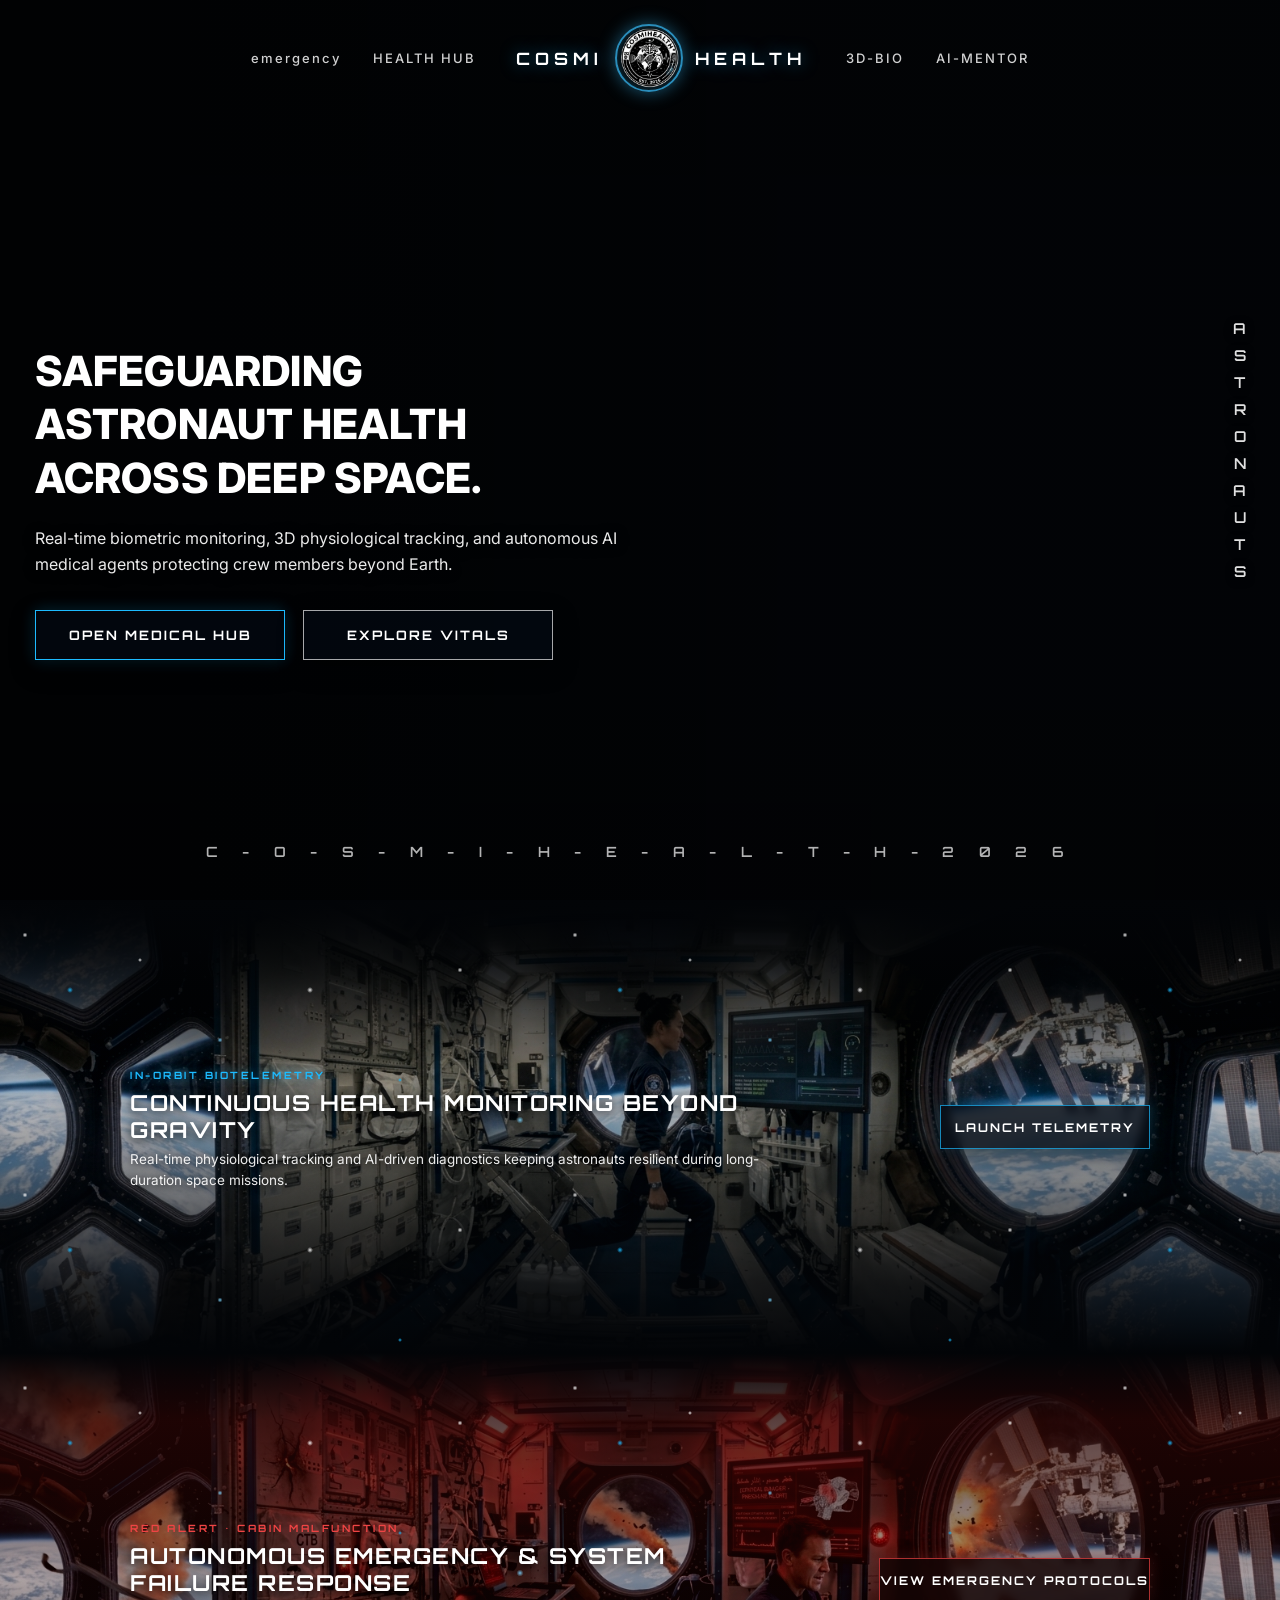
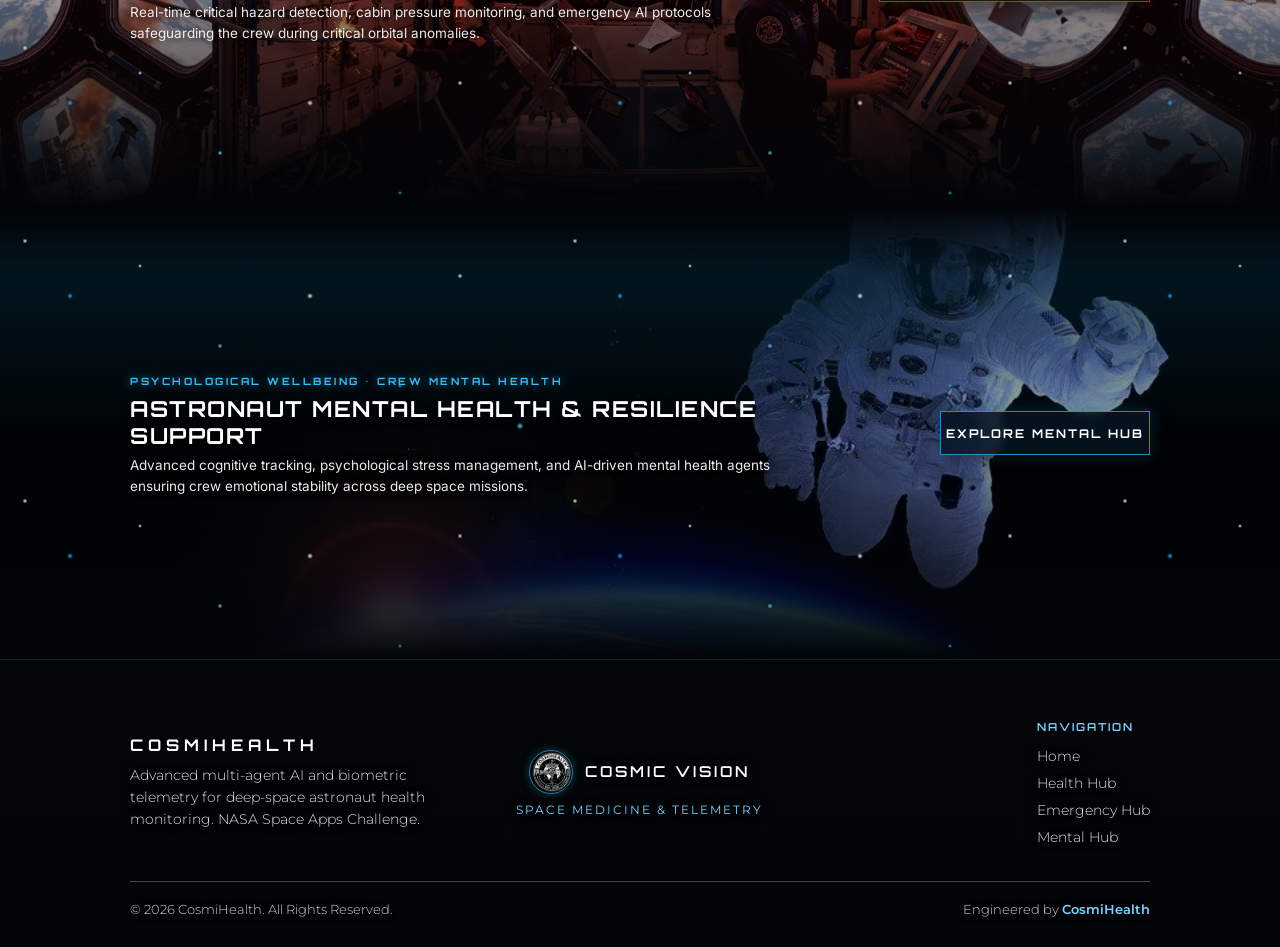
<file: index.html>
<!DOCTYPE html>
<html lang="en">
  <head>
    <meta charset="UTF-8" />
    <meta name="viewport" content="width=device-width, initial-scale=1.0" />
    <title>CosmiHealth</title>

    <link rel="preconnect" href="https://fonts.googleapis.com" />
    <link rel="preconnect" href="https://fonts.gstatic.com" crossorigin />
    <link
      href="https://fonts.googleapis.com/css2?family=Inter:wght@400;500;600;700;800&family=Orbitron:wght@500;600;700;800&family=Montserrat:wght@300;400;500;600;700&display=swap"
      rel="stylesheet"
    />

    <style>
      * {
        box-sizing: border-box;
        margin: 0;
        padding: 0;
      }

      html {
        scroll-behavior: smooth;
      }

      body {
        min-height: 100vh;
        overflow-x: hidden;
        background: #020407;
        color: #fff;
        font-family: "Inter", Arial, sans-serif;
      }

      a {
        text-decoration: none;
      }

      /* ================= KEYFRAME SPACE ANIMATIONS ================= */
      @keyframes zeroGFloat {
        0%,
        100% {
          transform: translateY(0px) rotate(0deg);
        }
        35% {
          transform: translateY(-7px) rotate(0.6deg);
        }
        70% {
          transform: translateY(4px) rotate(-0.5deg);
        }
      }

      @keyframes zeroGFloatAlt {
        0%,
        100% {
          transform: translateY(0px) rotate(0deg);
        }
        40% {
          transform: translateY(6px) rotate(-0.6deg);
        }
        75% {
          transform: translateY(-6px) rotate(0.5deg);
        }
      }

      @keyframes cosmicTextReveal {
        0% {
          opacity: 0;
          transform: translateY(24px);
          filter: blur(8px);
          letter-spacing: 3px;
        }
        100% {
          opacity: 1;
          transform: translateY(0);
          filter: blur(0);
          letter-spacing: 0.2px;
        }
      }

      @keyframes fadeSlideUp {
        0% {
          opacity: 0;
          transform: translateY(18px);
        }
        100% {
          opacity: 1;
          transform: translateY(0);
        }
      }

      @keyframes titleCosmicGlow {
        0%,
        100% {
          text-shadow:
            0 2px 12px rgba(0, 0, 0, 0.6),
            0 0 18px rgba(29, 187, 255, 0.15);
        }
        50% {
          text-shadow:
            0 2px 14px rgba(0, 0, 0, 0.7),
            0 0 28px rgba(29, 187, 255, 0.42);
        }
      }

      @keyframes sideLetterWave {
        0%,
        100% {
          opacity: 0.45;
          color: rgba(255, 255, 255, 0.75);
          transform: translateX(0);
          text-shadow: 0 2px 8px rgba(0, 0, 0, 0.75);
        }
        50% {
          opacity: 1;
          color: #42c8ff;
          transform: translateX(-4px);
          text-shadow: 0 0 12px rgba(29, 187, 255, 0.85);
        }
      }

      @keyframes bottomTelemetryPulse {
        0%,
        100% {
          opacity: 0.55;
          text-shadow: 0 2px 8px rgba(0, 0, 0, 0.8);
        }
        50% {
          opacity: 0.95;
          text-shadow:
            0 2px 10px rgba(0, 0, 0, 0.9),
            0 0 14px rgba(29, 187, 255, 0.45);
        }
      }

      @keyframes redAlertPulse {
        0%,
        100% {
          opacity: 1;
          text-shadow: 0 0 8px rgba(239, 68, 68, 0.5);
        }
        50% {
          opacity: 0.55;
          text-shadow: 0 0 18px rgba(239, 68, 68, 0.95);
        }
      }

      @keyframes orbitalBgDrift {
        0% {
          transform: scale(1.02) translate(0px, 0px);
        }
        50% {
          transform: scale(1.07) translate(-8px, -5px);
        }
        100% {
          transform: scale(1.02) translate(0px, 0px);
        }
      }

      @keyframes emblemOrbitPulse {
        0%,
        100% {
          box-shadow: 0 0 0 0 rgba(56, 189, 248, 0.4);
        }
        50% {
          box-shadow: 0 0 18px 4px rgba(56, 189, 248, 0.25);
        }
      }

      /* ================= HERO SECTION ================= */
      .hero {
        position: relative;
        display: flex;
        min-height: 100vh;
        min-height: 100svh;
        align-items: center;
        overflow: hidden;
        isolation: isolate;
        background: #020407;
      }

      .background-video {
        position: absolute;
        inset: 0;
        z-index: -2;
        display: block;
        width: 100%;
        height: 100%;
        object-fit: cover;
        object-position: center;
        opacity: 1;
        filter: brightness(0.95) contrast(1.05);
      }

      .overlay {
        position: absolute;
        inset: 0;
        z-index: -1;
        background:
          linear-gradient(
            90deg,
            rgba(0, 0, 0, 0.58) 0%,
            rgba(0, 0, 0, 0.38) 35%,
            rgba(0, 0, 0, 0.14) 72%,
            rgba(0, 0, 0, 0.18) 100%
          ),
          linear-gradient(
            0deg,
            rgba(0, 0, 0, 0.18) 0%,
            transparent 35%,
            rgba(0, 0, 0, 0.1) 100%
          );
      }

      .navbar {
        position: absolute;
        top: 0;
        left: 0;
        z-index: 2;
        display: flex;
        width: 100%;
        min-height: 116px;
        align-items: center;
        justify-content: center;
        gap: 40px;
        padding: 20px 4%;
        animation: fadeSlideUp 0.9s cubic-bezier(0.22, 1, 0.36, 1) both;
      }

      .nav-group {
        display: flex;
        align-items: center;
        gap: 32px;
      }

      .navbar a.nav-link {
        position: relative;
        color: rgba(255, 255, 255, 0.82);
        font-size: 13px;
        font-weight: 500;
        letter-spacing: 2px;
        transition: color 0.25s ease, text-shadow 0.25s ease;
      }

      .navbar a.nav-link::after {
        content: "";
        position: absolute;
        bottom: -6px;
        left: 50%;
        width: 0;
        height: 1px;
        background: #42c8ff;
        box-shadow: 0 0 8px #42c8ff;
        transition: width 0.3s ease, left 0.3s ease;
      }

      .navbar a.nav-link:hover {
        color: #fff;
        text-shadow: 0 0 10px rgba(66, 200, 255, 0.6);
      }

      .navbar a.nav-link:hover::after {
        width: 100%;
        left: 0;
      }

      /* COSMI + Logo + HEALTH Lockup in Navbar Center */
      .brand-logo-container {
        display: flex;
        align-items: center;
        justify-content: center;
      }

      .brand-lockup {
        display: inline-flex;
        align-items: center;
        gap: 12px;
        text-decoration: none;
      }

      .brand-text-left,
      .brand-text-right {
        color: #fff;
        font-family: "Orbitron", sans-serif;
        font-size: 17px;
        font-weight: 700;
        letter-spacing: 5px;
        white-space: nowrap;
        text-shadow: 0 0 16px rgba(29, 187, 255, 0.5);
        transition: color 0.3s ease, text-shadow 0.3s ease;
      }

      .nav-logo {
        width: 68px;
        height: 68px;
        border-radius: 50%;
        object-fit: cover;
        border: 2px solid rgba(56, 189, 248, 0.75);
        box-shadow:
          0 0 18px rgba(56, 189, 248, 0.45),
          inset 0 0 10px rgba(56, 189, 248, 0.3);
        transition: transform 0.35s ease, box-shadow 0.35s ease;
      }

      .brand-lockup:hover .nav-logo {
        transform: scale(1.08) rotate(6deg);
        box-shadow: 0 0 26px rgba(56, 189, 248, 0.85);
      }

      .brand-lockup:hover .brand-text-left,
      .brand-lockup:hover .brand-text-right {
        color: #7dd3fc;
        text-shadow: 0 0 22px rgba(66, 200, 255, 0.85);
      }

      .hero-content {
        position: relative;
        z-index: 1;
        width: min(660px, 58%);
        margin: 105px 0 0 2.7%;
      }

      .hero-content h1 {
        max-width: 620px;
        margin-bottom: 20px;
        font-size: clamp(32px, 3.25vw, 48px);
        font-weight: 800;
        line-height: 1.28;
        letter-spacing: 0.2px;
        animation:
          cosmicTextReveal 1.1s cubic-bezier(0.22, 1, 0.36, 1) 0.15s both,
          titleCosmicGlow 5s ease-in-out 1.3s infinite;
      }

      .hero-content p {
        max-width: 600px;
        margin-bottom: 32px;
        color: rgba(255, 255, 255, 0.92);
        font-size: 16px;
        line-height: 1.65;
        text-shadow: 0 2px 12px rgba(0, 0, 0, 0.65);
        animation: fadeSlideUp 1s cubic-bezier(0.22, 1, 0.36, 1) 0.45s both;
      }

      .buttons {
        display: flex;
        flex-wrap: wrap;
        gap: 18px;
        animation: fadeSlideUp 1s cubic-bezier(0.22, 1, 0.36, 1) 0.7s both;
      }

      /* Floating Zero-G Buttons */
      .button,
      .cosmi-strip-btn,
      .emergency-strip-btn,
      .mental-strip-btn {
        position: relative;
        overflow: hidden;
        will-change: transform;
      }

      .button::before,
      .cosmi-strip-btn::before,
      .emergency-strip-btn::before,
      .mental-strip-btn::before {
        content: "";
        position: absolute;
        top: 0;
        left: -120%;
        width: 70%;
        height: 100%;
        background: linear-gradient(
          90deg,
          transparent,
          rgba(255, 255, 255, 0.22),
          transparent
        );
        transform: skewX(-22deg);
        transition: left 0.65s ease;
      }

      .button:hover::before,
      .cosmi-strip-btn:hover::before,
      .emergency-strip-btn:hover::before,
      .mental-strip-btn:hover::before {
        left: 140%;
      }

      .button {
        display: inline-flex;
        min-width: 250px;
        min-height: 50px;
        align-items: center;
        justify-content: center;
        border: 1px solid rgba(255, 255, 255, 0.65);
        background: rgba(5, 12, 21, 0.58);
        backdrop-filter: blur(4px);
        color: #fff;
        font-family: "Orbitron", sans-serif;
        font-size: 13px;
        font-weight: 700;
        letter-spacing: 2px;
        box-shadow: 0 8px 24px rgba(0, 0, 0, 0.45);
        transition:
          border-color 0.25s ease,
          background 0.25s ease,
          box-shadow 0.25s ease;
        animation: zeroGFloatAlt 6.2s ease-in-out infinite;
      }

      .button.primary {
        border-color: #1dbbff;
        box-shadow:
          0 8px 24px rgba(0, 0, 0, 0.45),
          0 0 16px rgba(29, 187, 255, 0.22);
        animation: zeroGFloat 5.6s ease-in-out infinite;
      }

      .button:hover {
        animation-play-state: paused;
        border-color: #42c8ff;
        background: rgba(17, 91, 128, 0.72);
        box-shadow:
          0 12px 28px rgba(0, 0, 0, 0.55),
          0 0 22px rgba(66, 200, 255, 0.55);
      }

      .side-label {
        position: absolute;
        top: 50%;
        right: 2.5%;
        display: flex;
        flex-direction: column;
        gap: 8px;
        transform: translateY(-50%);
        color: rgba(255, 255, 255, 0.88);
        font-family: "Orbitron", sans-serif;
        font-size: 15px;
        font-weight: 600;
        letter-spacing: 2px;
        text-shadow: 0 2px 8px rgba(0, 0, 0, 0.75);
      }

      .side-label span {
        text-align: center;
        animation: sideLetterWave 3.6s ease-in-out infinite;
      }

      .side-label span:nth-child(1) { animation-delay: 0.1s; }
      .side-label span:nth-child(2) { animation-delay: 0.25s; }
      .side-label span:nth-child(3) { animation-delay: 0.4s; }
      .side-label span:nth-child(4) { animation-delay: 0.55s; }
      .side-label span:nth-child(5) { animation-delay: 0.7s; }
      .side-label span:nth-child(6) { animation-delay: 0.85s; }
      .side-label span:nth-child(7) { animation-delay: 1s; }
      .side-label span:nth-child(8) { animation-delay: 1.15s; }
      .side-label span:nth-child(9) { animation-delay: 1.3s; }
      .side-label span:nth-child(10) { animation-delay: 1.45s; }

      .bottom-text {
        position: absolute;
        right: 10px;
        bottom: 40px;
        left: 10px;
        color: rgba(255, 255, 255, 0.7);
        font-family: "Orbitron", sans-serif;
        font-size: clamp(10px, 1.1vw, 16px);
        font-weight: 600;
        letter-spacing: clamp(4px, 0.8vw, 12px);
        text-align: center;
        animation: bottomTelemetryPulse 4.5s ease-in-out infinite;
      }

      /* ================= SCROLL REVEAL UTILITY ================= */
      .reveal-block {
        opacity: 0;
        transform: translateY(28px);
        transition:
          opacity 0.9s cubic-bezier(0.22, 1, 0.36, 1),
          transform 0.9s cubic-bezier(0.22, 1, 0.36, 1);
      }

      .reveal-block.is-visible {
        opacity: 1;
        transform: translateY(0);
      }

      /* ================= SEAMLESS STRIP ================= */
      .cosmi-strip {
        position: relative;
        width: 100%;
        min-height: 453px;
        overflow: hidden;
        isolation: isolate;
        display: flex;
        align-items: center;
        background: #020407;
      }

      .cosmi-strip-bg {
        position: absolute;
        inset: 0;
        z-index: -3;
        width: 100%;
        height: 100%;
        object-fit: cover;
        object-position: center 42%;
        filter: brightness(0.95) contrast(1.05);
        animation: orbitalBgDrift 24s ease-in-out infinite;
      }

      .cosmi-strip-stars {
        position: absolute;
        inset: 0;
        z-index: 1;
        pointer-events: none;
        background-image:
          radial-gradient(2.5px 2.5px at 25px 35px, #ffffff, rgba(0, 0, 0, 0)),
          radial-gradient(3px 3px at 70px 90px, #1dbbff, rgba(0, 0, 0, 0)),
          radial-gradient(2px 2px at 140px 60px, #ffffff, rgba(0, 0, 0, 0)),
          radial-gradient(2.5px 2.5px at 220px 140px, #7dd3fc, rgba(0, 0, 0, 0)),
          radial-gradient(3px 3px at 310px 90px, #ffffff, rgba(0, 0, 0, 0)),
          radial-gradient(2px 2px at 400px 180px, #1dbbff, rgba(0, 0, 0, 0)),
          radial-gradient(2.5px 2.5px at 460px 70px, #ffffff, rgba(0, 0, 0, 0)),
          radial-gradient(3.5px 3.5px at 520px 220px, #7dd3fc, rgba(0, 0, 0, 0));
        background-repeat: repeat;
        background-size: 550px 260px;
        opacity: 0.9;
        animation: twinkleStars 10s linear infinite;
      }

      @keyframes twinkleStars {
        0% {
          transform: translateY(0) scale(1);
          opacity: 0.5;
        }
        50% {
          opacity: 1;
        }
        100% {
          transform: translateY(-25px) scale(1.03);
          opacity: 0.5;
        }
      }

      .cosmi-strip-overlay {
        position: absolute;
        inset: 0;
        z-index: -1;
        background: linear-gradient(
          180deg,
          #020407 0%,
          rgba(2, 4, 7, 0.1) 40%,
          rgba(2, 4, 7, 0.85) 85%,
          #020407 100%
        );
      }

      .cosmi-strip-container {
        position: relative;
        z-index: 2;
        width: 100%;
        max-width: 1100px;
        margin: 0 auto;
        padding: 50px 40px;
        display: flex;
        align-items: center;
        justify-content: space-between;
        gap: 30px;
        flex-wrap: wrap;
      }

      .cosmi-strip-text {
        max-width: 650px;
      }

      .cosmi-strip-tag {
        display: inline-block;
        font-family: "Orbitron", sans-serif;
        font-size: 10px;
        font-weight: 700;
        letter-spacing: 2.5px;
        color: #1dbbff;
        margin-bottom: 8px;
        text-shadow: 0 0 10px rgba(29, 187, 255, 0.55);
      }

      .cosmi-strip-text h2 {
        font-family: "Orbitron", sans-serif;
        font-size: clamp(16px, 1.8vw, 22px);
        font-weight: 700;
        letter-spacing: 1.5px;
        color: #fff;
        margin-bottom: 6px;
        text-shadow: 0 2px 10px rgba(0, 0, 0, 0.9);
      }

      .cosmi-strip-text p {
        font-size: 13.5px;
        line-height: 1.55;
        color: rgba(255, 255, 255, 0.92);
        text-shadow: 0 1px 8px rgba(0, 0, 0, 0.9);
      }

      .cosmi-strip-btn {
        display: inline-flex;
        min-width: 210px;
        min-height: 44px;
        align-items: center;
        justify-content: center;
        border: 1px solid rgba(29, 187, 255, 0.7);
        background: rgba(5, 12, 21, 0.8);
        backdrop-filter: blur(4px);
        color: #fff;
        font-family: "Orbitron", sans-serif;
        font-size: 12px;
        font-weight: 700;
        letter-spacing: 2px;
        white-space: nowrap;
        box-shadow:
          0 8px 22px rgba(0, 0, 0, 0.55),
          0 0 14px rgba(29, 187, 255, 0.2);
        transition:
          border-color 0.25s ease,
          background 0.25s ease,
          box-shadow 0.25s ease;
        animation: zeroGFloat 5.8s ease-in-out infinite;
      }

      .cosmi-strip-btn:hover {
        animation-play-state: paused;
        border-color: #42c8ff;
        background: rgba(17, 91, 128, 0.88);
        box-shadow:
          0 10px 26px rgba(0, 0, 0, 0.65),
          0 0 22px rgba(66, 200, 255, 0.6);
      }

      /* ================= EMERGENCY / RED ALERT STRIP (SECTION 3) ================= */
      .emergency-strip {
        position: relative;
        width: 100%;
        min-height: 453px;
        overflow: hidden;
        isolation: isolate;
        display: flex;
        align-items: center;
        background: #020407;
      }

      .emergency-strip-bg {
        position: absolute;
        inset: 0;
        z-index: -3;
        width: 100%;
        height: 100%;
        object-fit: cover;
        object-position: center 42%;
        filter: brightness(0.9) contrast(1.1);
        animation: orbitalBgDrift 22s ease-in-out reverse infinite;
      }

      .emergency-strip-overlay {
        position: absolute;
        inset: 0;
        z-index: -1;
        background: linear-gradient(
          180deg,
          #020407 0%,
          rgba(40, 5, 5, 0.75) 15%,
          rgba(40, 5, 5, 0.3) 50%,
          #020407 100%
        );
      }

      .emergency-strip-tag {
        display: inline-block;
        font-family: "Orbitron", sans-serif;
        font-size: 10px;
        font-weight: 700;
        letter-spacing: 2.5px;
        color: #ef4444;
        margin-bottom: 8px;
        animation: redAlertPulse 2s ease-in-out infinite;
      }

      .emergency-strip-btn {
        display: inline-flex;
        min-width: 210px;
        min-height: 44px;
        align-items: center;
        justify-content: center;
        border: 1px solid rgba(239, 68, 68, 0.7);
        background: rgba(20, 5, 5, 0.85);
        backdrop-filter: blur(4px);
        color: #fff;
        font-family: "Orbitron", sans-serif;
        font-size: 12px;
        font-weight: 700;
        letter-spacing: 2px;
        white-space: nowrap;
        box-shadow:
          0 8px 22px rgba(0, 0, 0, 0.6),
          0 0 15px rgba(239, 68, 68, 0.25);
        transition:
          border-color 0.25s ease,
          background 0.25s ease,
          box-shadow 0.25s ease;
        animation: zeroGFloatAlt 5.4s ease-in-out infinite;
      }

      .emergency-strip-btn:hover {
        animation-play-state: paused;
        border-color: #f87171;
        background: rgba(127, 29, 29, 0.88);
        box-shadow:
          0 10px 26px rgba(0, 0, 0, 0.7),
          0 0 24px rgba(239, 68, 68, 0.65);
      }

      /* ================= MENTAL HEALTH & PSYCHOLOGICAL STRIP (SECTION 4) ================= */
      .mental-strip {
        position: relative;
        width: 100%;
        min-height: 453px;
        overflow: hidden;
        isolation: isolate;
        display: flex;
        align-items: center;
        background: #020407;
      }

      .mental-strip-bg {
        position: absolute;
        inset: 0;
        z-index: -3;
        width: 100%;
        height: 100%;
        object-fit: cover;
        object-position: center 42%;
        filter: brightness(0.95) contrast(1.05);
        animation: orbitalBgDrift 26s ease-in-out infinite;
      }

      .mental-strip-overlay {
        position: absolute;
        inset: 0;
        z-index: -1;
        background: linear-gradient(
          180deg,
          #020407 0%,
          rgba(2, 28, 40, 0.75) 15%,
          rgba(2, 12, 20, 0.3) 50%,
          #020407 100%
        );
      }

      .mental-strip-tag {
        display: inline-block;
        font-family: "Orbitron", sans-serif;
        font-size: 10px;
        font-weight: 700;
        letter-spacing: 2.5px;
        color: #38bdf8;
        margin-bottom: 8px;
        text-shadow: 0 0 10px rgba(56, 189, 248, 0.6);
      }

      .mental-strip-btn {
        display: inline-flex;
        min-width: 210px;
        min-height: 44px;
        align-items: center;
        justify-content: center;
        border: 1px solid rgba(56, 189, 248, 0.7);
        background: rgba(5, 20, 35, 0.85);
        backdrop-filter: blur(4px);
        color: #fff;
        font-family: "Orbitron", sans-serif;
        font-size: 12px;
        font-weight: 700;
        letter-spacing: 2px;
        white-space: nowrap;
        box-shadow:
          0 8px 22px rgba(0, 0, 0, 0.55),
          0 0 15px rgba(56, 189, 248, 0.22);
        transition:
          border-color 0.25s ease,
          background 0.25s ease,
          box-shadow 0.25s ease;
        animation: zeroGFloat 6.4s ease-in-out infinite;
      }

      .mental-strip-btn:hover {
        animation-play-state: paused;
        border-color: #7dd3fc;
        background: rgba(14, 116, 144, 0.88);
        box-shadow:
          0 10px 26px rgba(0, 0, 0, 0.65),
          0 0 22px rgba(125, 211, 252, 0.6);
      }
      /* ===================================================================== */

      .site-footer {
        position: relative;
        width: 100%;
        overflow: hidden;
        isolation: isolate;
        border-top: 1px solid rgba(56, 189, 248, 0.2);
        background: #030508;
        color: #e2e8f0;
        font-family: "Montserrat", sans-serif;
      }

      .footer-bg-media {
        position: absolute;
        inset: 0;
        z-index: -2;
        display: block;
        width: 100%;
        height: 100%;
        object-fit: cover;
        filter: brightness(0.9);
      }

      .footer-dark-overlay {
        position: absolute;
        inset: 0;
        z-index: -1;
        pointer-events: none;
        background: linear-gradient(
          180deg,
          rgb(3 5 8 / 67%) 0%,
          rgba(2, 4, 8, 0.3) 100%
        );
      }

      .footer-container {
        position: relative;
        z-index: 1;
        max-width: 1100px;
        margin: 0 auto;
        padding: 60px 40px 30px;
      }

      .footer-content-row {
        display: flex;
        align-items: center;
        justify-content: space-between;
        flex-wrap: wrap;
        gap: 40px;
      }

      .footer-col {
        flex: 1;
        min-width: 220px;
      }

      .footer-left .footer-logo {
        margin-bottom: 10px;
        color: #fff;
        font-family: "Orbitron", sans-serif;
        font-size: 16px;
        font-weight: 700;
        letter-spacing: 5px;
      }

      .footer-left .footer-desc {
        max-width: 320px;
        color: rgba(255, 255, 255, 0.88);
        font-size: 0.85rem;
        font-weight: 300;
        line-height: 1.6;
        text-shadow: 0 1px 8px rgba(0, 0, 0, 0.9);
      }

      .footer-center {
        display: flex;
        flex-direction: column;
        align-items: center;
        justify-content: center;
        text-align: center;
      }

      .footer-emblem {
        display: flex;
        align-items: center;
        gap: 12px;
        margin-bottom: 8px;
      }

      .footer-logo-img {
        width: 44px;
        height: 44px;
        border-radius: 50%;
        object-fit: cover;
        border: 1.5px solid rgba(56, 189, 248, 0.65);
        box-shadow: 0 0 10px rgba(56, 189, 248, 0.3);
      }

      .emblem-title {
        color: #fff;
        font-family: "Orbitron", sans-serif;
        font-size: 15px;
        font-weight: 600;
        letter-spacing: 3px;
        text-transform: uppercase;
        text-shadow: 0 1px 8px rgba(0, 0, 0, 0.9);
      }

      .emblem-sub {
        color: #7dd3fc;
        font-size: 0.75rem;
        font-weight: 400;
        letter-spacing: 2px;
        text-transform: uppercase;
        text-shadow: 0 1px 8px rgba(0, 0, 0, 0.9);
      }

      .footer-right {
        display: flex;
        justify-content: flex-end;
      }

      .footer-nav-group h4 {
        margin-bottom: 12px;
        color: #7dd3fc;
        font-family: "Orbitron", sans-serif;
        font-size: 11px;
        font-weight: 600;
        letter-spacing: 2px;
        text-transform: uppercase;
      }

      .footer-nav-group ul {
        display: flex;
        flex-direction: column;
        gap: 8px;
        list-style: none;
      }

      .footer-nav-group a {
        color: rgba(255, 255, 255, 0.88);
        font-size: 0.85rem;
        font-weight: 300;
        text-shadow: 0 1px 8px rgba(0, 0, 0, 0.9);
        transition: color 0.25s ease, transform 0.25s ease;
        display: inline-block;
      }

      .footer-nav-group a:hover {
        color: #38bdf8;
        transform: translateX(4px);
      }

      .footer-divider {
        width: 100%;
        height: 1px;
        margin: 35px 0 20px;
        background: rgba(255, 255, 255, 0.25);
      }

      .footer-bottom-row {
        display: flex;
        align-items: center;
        justify-content: space-between;
        flex-wrap: wrap;
        gap: 15px;
        color: rgba(255, 255, 255, 0.82);
        font-size: 0.8rem;
        font-weight: 300;
        text-shadow: 0 1px 8px rgba(0, 0, 0, 0.9);
      }

      .footer-team span {
        color: #7dd3fc;
        font-weight: 600;
      }

      @media (max-width: 850px) {
        .navbar {
          flex-wrap: wrap;
          min-height: auto;
          padding: 18px 4%;
          gap: 15px;
        }

        .brand-logo-container {
          order: -1;
          width: 100%;
          justify-content: center;
          margin-bottom: 5px;
        }

        .nav-logo {
          width: 55px;
          height: 55px;
        }

        .brand-text-left,
        .brand-text-right {
          font-size: 14px;
          letter-spacing: 3px;
        }
      }

      @media (max-width: 760px) {
        .hero {
          min-height: 100svh;
        }

        .side-label {
          display: none;
        }

        .bottom-text {
          right: 16px;
          bottom: 16px;
          left: 16px;
          font-size: 10px;
          letter-spacing: 2px;
          line-height: 1.5;
        }

        .background-video {
          object-position: 58% center;
        }

        .hero-content {
          width: calc(100% - 48px);
          max-width: 660px;
          margin: 145px 24px 90px;
        }

        .hero-content h1 {
          font-size: clamp(28px, 6vw, 42px);
          line-height: 1.2;
        }

        .hero-content p {
          max-width: 540px;
          font-size: 15px;
        }

        .cosmi-strip-container,
        .emergency-strip .cosmi-strip-container,
        .mental-strip .cosmi-strip-container {
          width: 100%;
          padding: 36px 24px;
          flex-direction: column;
          align-items: flex-start;
        }

        .cosmi-strip,
        .emergency-strip,
        .mental-strip {
          min-height: 360px;
        }

        .cosmi-strip-text {
          width: 100%;
        }

        .cosmi-strip-tag,
        .emergency-strip-tag,
        .mental-strip-tag {
          max-width: 100%;
          font-size: 9px;
          letter-spacing: 1.5px;
          line-height: 1.6;
        }

        .cosmi-strip-btn,
        .emergency-strip-btn,
        .mental-strip-btn {
          min-width: 0;
          max-width: 100%;
          padding: 12px 16px;
          font-size: 11px;
          letter-spacing: 1.5px;
          line-height: 1.5;
          text-align: center;
          white-space: normal;
        }
      }

      @media (max-width: 480px) {
        .nav-group {
          gap: 12px;
        }

        .nav-group a.nav-link {
          font-size: 9px;
          letter-spacing: 1px;
        }

        .brand-lockup {
          gap: 8px;
        }

        .nav-logo {
          width: 46px;
          height: 46px;
        }

        .brand-text-left,
        .brand-text-right {
          font-size: 12px;
          letter-spacing: 2px;
        }

        .hero-content {
          margin-top: 135px;
          margin-right: 20px;
          margin-left: 20px;
          width: calc(100% - 40px);
        }

        .hero-content h1 {
          margin-bottom: 16px;
          font-size: clamp(26px, 8vw, 34px);
        }

        .hero-content p {
          margin-bottom: 24px;
          font-size: 14px;
        }

        .buttons {
          flex-direction: column;
          align-items: stretch;
          gap: 12px;
        }

        .button {
          width: 100%;
          min-width: 0;
          min-height: 46px;
          padding: 10px 12px;
          font-size: 11px;
          letter-spacing: 1px;
          text-align: center;
        }

        .cosmi-strip,
        .emergency-strip,
        .mental-strip {
          min-height: 380px;
        }

        .cosmi-strip-container,
        .emergency-strip .cosmi-strip-container,
        .mental-strip .cosmi-strip-container {
          padding: 32px 20px;
        }

        .cosmi-strip-text h2 {
          font-size: clamp(16px, 5vw, 20px);
          line-height: 1.45;
          overflow-wrap: anywhere;
        }

        .cosmi-strip-text p {
          font-size: 13px;
        }

        .footer-container {
          padding-right: 20px;
          padding-left: 20px;
        }

        .footer-emblem {
          flex-wrap: wrap;
        }

        .emblem-title {
          font-size: 13px;
          letter-spacing: 2px;
        }
      }

      @media (max-width: 700px) {
        .footer-container {
          padding: 45px 24px 24px;
        }

        .footer-content-row {
          align-items: flex-start;
          gap: 30px;
        }

        .footer-center {
          align-items: flex-start;
          text-align: left;
        }

        .footer-right {
          justify-content: flex-start;
        }

        .footer-bottom-row {
          align-items: flex-start;
          flex-direction: column;
        }
      }

      @media (prefers-reduced-motion: reduce) {
        html {
          scroll-behavior: auto;
        }

        *,
        *::before,
        *::after {
          animation: none !important;
          transition: none !important;
        }

        .reveal-block {
          opacity: 1 !important;
          transform: none !important;
        }
      }
    </style>
  </head>

  <body>
    <main class="hero" id="section-1">
      <video
        class="background-video"
        autoplay
        muted
        loop
        playsinline
        aria-hidden="true"
      >
        <source src="15726815_3840_2160_30fps (1).mp4" type="video/mp4" />
      </video>

      <div class="overlay"></div>

      <nav class="navbar" aria-label="Main navigation">
        <div class="nav-group">
          <a href="emergency-ai.html" class="nav-link">emergency</a>
          <a href="bio.html" class="nav-link">HEALTH HUB</a>
        </div>

        <!-- COSMI + اللوجو الدائري في المنتصف + HEALTH -->
        <div class="brand-logo-container">
          <a href="#section-1" class="brand-lockup">
            <span class="brand-text-left">COSMI</span>
            <img src="logo1.png" alt="CosmiHealth Logo" class="nav-logo" />
            <span class="brand-text-right">HEALTH</span>
          </a>
        </div>

        <div class="nav-group">
          <a href="anatomy.html" class="nav-link">3D-BIO</a>
          <a href="ai-men.html" class="nav-link">AI-MENTOR</a>
        </div>
      </nav>

      <section class="hero-content">
        <h1>
          SAFEGUARDING<br />
          ASTRONAUT HEALTH<br />
          ACROSS DEEP SPACE.
        </h1>

        <p>
          Real-time biometric monitoring, 3D physiological tracking, and autonomous
          AI medical agents protecting crew members beyond Earth.
        </p>

        <div class="buttons">
          <a class="button primary" href="#section-2">OPEN MEDICAL HUB</a>
          <a class="button" href="#vitals">EXPLORE VITALS</a>
        </div>
      </section>

      <div class="side-label" aria-label="Astronauts">
        <span>A</span>
        <span>S</span>
        <span>T</span>
        <span>R</span>
        <span>O</span>
        <span>N</span>
        <span>A</span>
        <span>U</span>
        <span>T</span>
        <span>S</span>
      </div>

      <div class="bottom-text">
        C - O - S - M - I - H - E - A - L - T - H - 2 0 2 6
      </div>
    </main>

    <!-- SEAMLESS STRIP SECTION (SECTION 2) -->
    <section class="cosmi-strip" id="vitals">
      <img
        src="Gemini_Generated_Image_afmj3eafmj3eafmj.jpg"
        alt="Astronaut in-orbit telemetry"
        class="cosmi-strip-bg"
      />
      <div class="cosmi-strip-overlay"></div>
      <div class="cosmi-strip-stars"></div>

      <div class="cosmi-strip-container reveal-block">
        <div class="cosmi-strip-text">
          <span class="cosmi-strip-tag">IN-ORBIT BIOTELEMETRY</span>
          <h2>CONTINUOUS HEALTH MONITORING BEYOND GRAVITY</h2>
          <p>
            Real-time physiological tracking and AI-driven diagnostics keeping
            astronauts resilient during long-duration space missions.
          </p>
        </div>

        <a href="bio.html" class="cosmi-strip-btn">LAUNCH TELEMETRY</a>
      </div>
    </section>

    <!-- EMERGENCY & RED ALERT STRIP (SECTION 3) -->
    <section class="emergency-strip" id="emergency-hub">
      <img
        src="Gemini_Generated_Image_ic53s6ic53s6ic53.jpg"
        alt="Spacecraft cabin malfunction and red alert telemetry"
        class="emergency-strip-bg"
      />
      <div class="emergency-strip-overlay"></div>
      <div class="cosmi-strip-stars"></div>

      <div class="cosmi-strip-container reveal-block">
        <div class="cosmi-strip-text">
          <span class="emergency-strip-tag">RED ALERT • CABIN MALFUNCTION</span>
          <h2>AUTONOMOUS EMERGENCY &amp; SYSTEM FAILURE RESPONSE</h2>
          <p>
            Real-time critical hazard detection, cabin pressure monitoring, and emergency AI protocols 
            safeguarding the crew during critical orbital anomalies.
          </p>
        </div>

        <a href="emergency-ai.html" class="emergency-strip-btn">VIEW EMERGENCY PROTOCOLS</a>
      </div>
    </section>

    <!-- MENTAL HEALTH & PSYCHOLOGICAL SUPPORT STRIP (SECTION 4) -->
    <section class="mental-strip" id="mental-hub">
      <img
        src="Moon-Astronaut-Satellite-Forward-Astronomy.webp"
        alt="Astronaut psychological health and mental wellbeing in space"
        class="mental-strip-bg"
      />
      <div class="mental-strip-overlay"></div>
      <div class="cosmi-strip-stars"></div>

      <div class="cosmi-strip-container reveal-block">
        <div class="cosmi-strip-text">
          <span class="mental-strip-tag">PSYCHOLOGICAL WELLBEING • CREW MENTAL HEALTH</span>
          <h2>ASTRONAUT MENTAL HEALTH &amp; RESILIENCE SUPPORT</h2>
          <p>
            Advanced cognitive tracking, psychological stress management, and AI-driven mental health agents 
            ensuring crew emotional stability across deep space missions.
          </p>
        </div>

        <a href="ai-men.html" class="mental-strip-btn">EXPLORE MENTAL HUB</a>
      </div>
    </section>

    <footer class="site-footer" id="section-2">
      <video
        class="footer-bg-media"
        autoplay
        muted
        loop
        playsinline
        poster="https://images.unsplash.com/photo-1462331940025-496dfbfc7564?q=80&w=2022&auto=format&fit=crop"
        aria-hidden="true"
      >
        <source src="12638483_2088_720_60fps (1).mp4" type="video/mp4" />
      </video>

      <div class="footer-dark-overlay"></div>

      <div class="footer-container reveal-block">
        <div class="footer-content-row">
          <div class="footer-col footer-left">
            <h3 class="footer-logo">COSMIHEALTH</h3>
            <p class="footer-desc">
              Advanced multi-agent AI and biometric telemetry for deep-space astronaut
              health monitoring. NASA Space Apps Challenge.
            </p>
          </div>

          <div class="footer-col footer-center">
            <div class="footer-emblem">
              <img src="logo1.png" alt="CosmiHealth Logo" class="footer-logo-img" />
              <span class="emblem-title">Cosmic Vision</span>
            </div>
            <p class="emblem-sub">Space Medicine &amp; Telemetry</p>
          </div>

          <div class="footer-col footer-right">
            <div class="footer-nav-group">
              <h4>Navigation</h4>
              <ul>
                <li><a href="#section-1">Home</a></li>
                <li><a href="#section-2">Health Hub</a></li>
                <li><a href="#emergency-hub">Emergency Hub</a></li>
                <li><a href="#mental-hub">Mental Hub</a></li>
              </ul>
            </div>
          </div>
        </div>

        <div class="footer-divider"></div>

        <div class="footer-bottom-row">
          <p class="footer-copy">&copy; 2026 CosmiHealth. All Rights Reserved.</p>
          <p class="footer-team">Engineered by <span>CosmiHealth</span></p>
        </div>
      </div>
    </footer>

    <script>
      document.addEventListener("DOMContentLoaded", () => {
        const revealBlocks = document.querySelectorAll(".reveal-block");
        const observer = new IntersectionObserver(
          (entries) => {
            entries.forEach((entry) => {
              if (entry.isIntersecting) {
                entry.target.classList.add("is-visible");
              }
            });
          },
          { threshold: 0.15 }
        );

        revealBlocks.forEach((block) => observer.observe(block));
      });
    </script>
  </body>
</html>
</file>
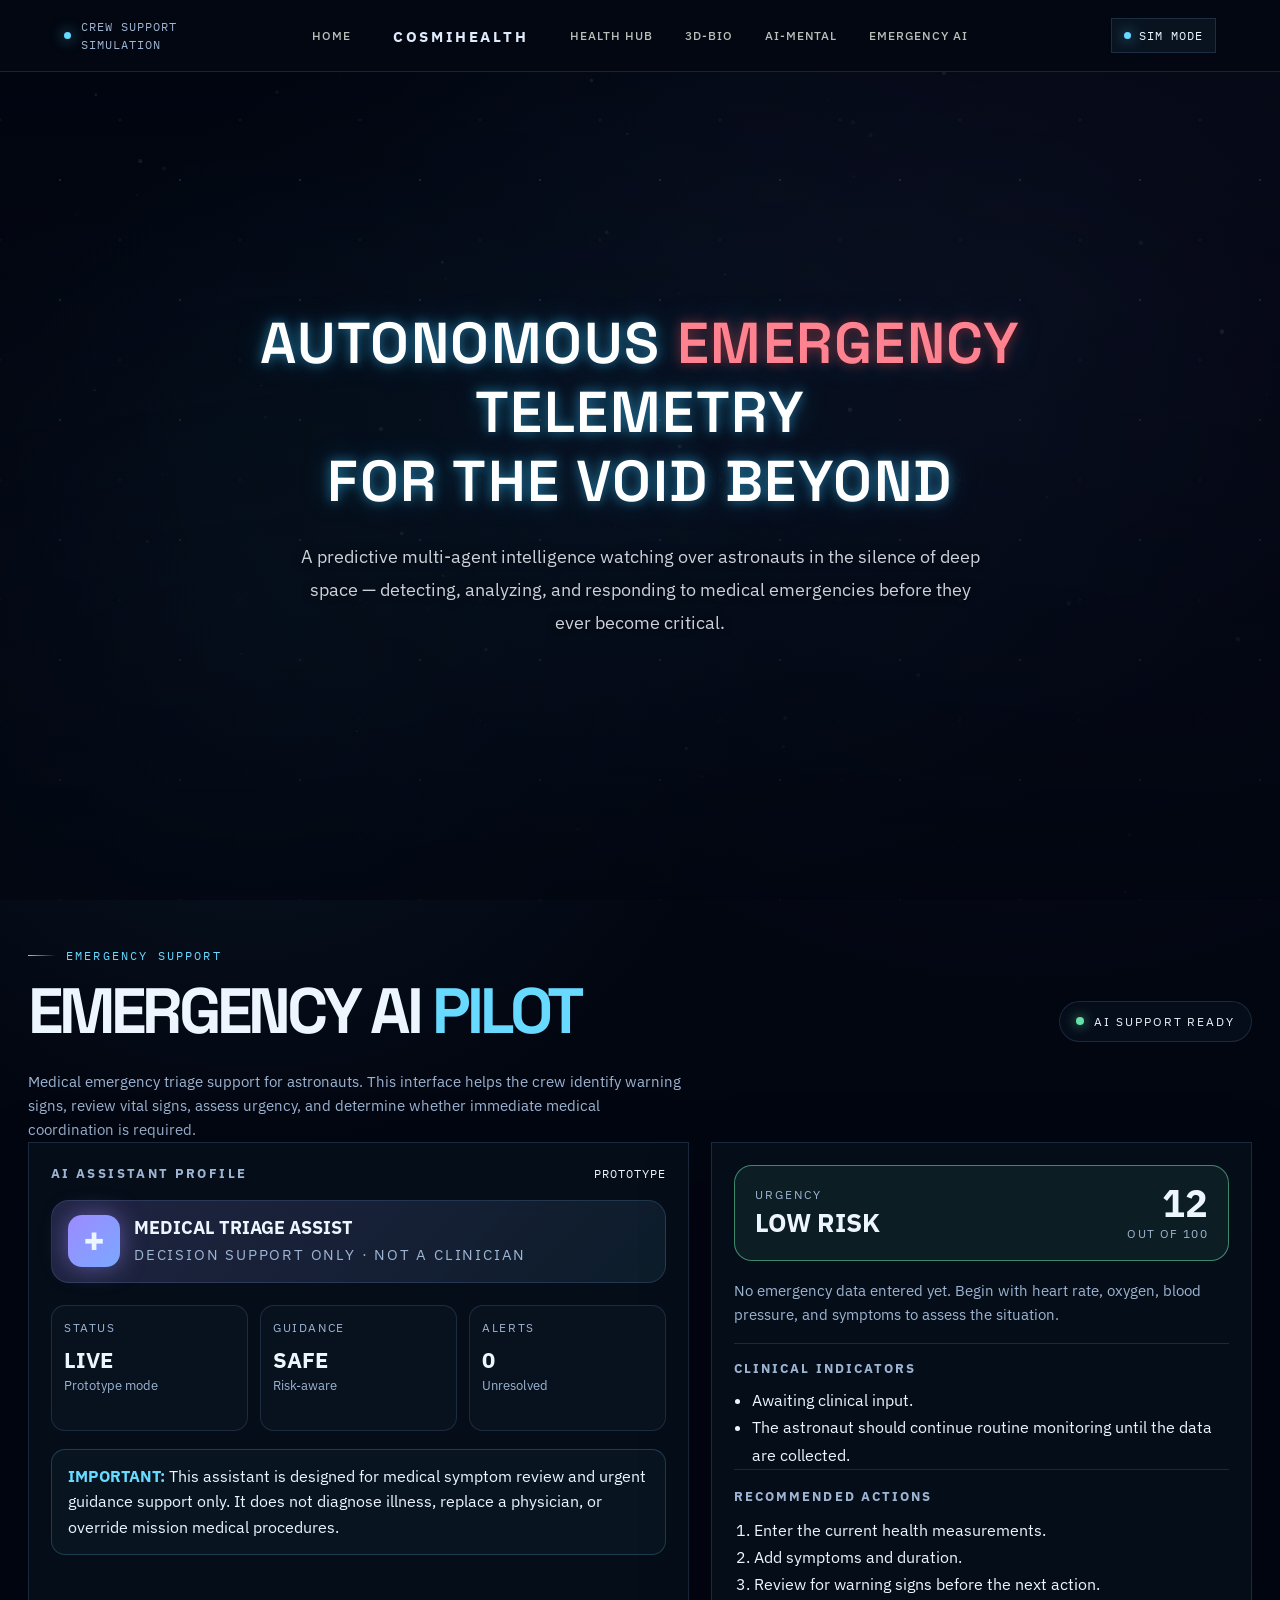
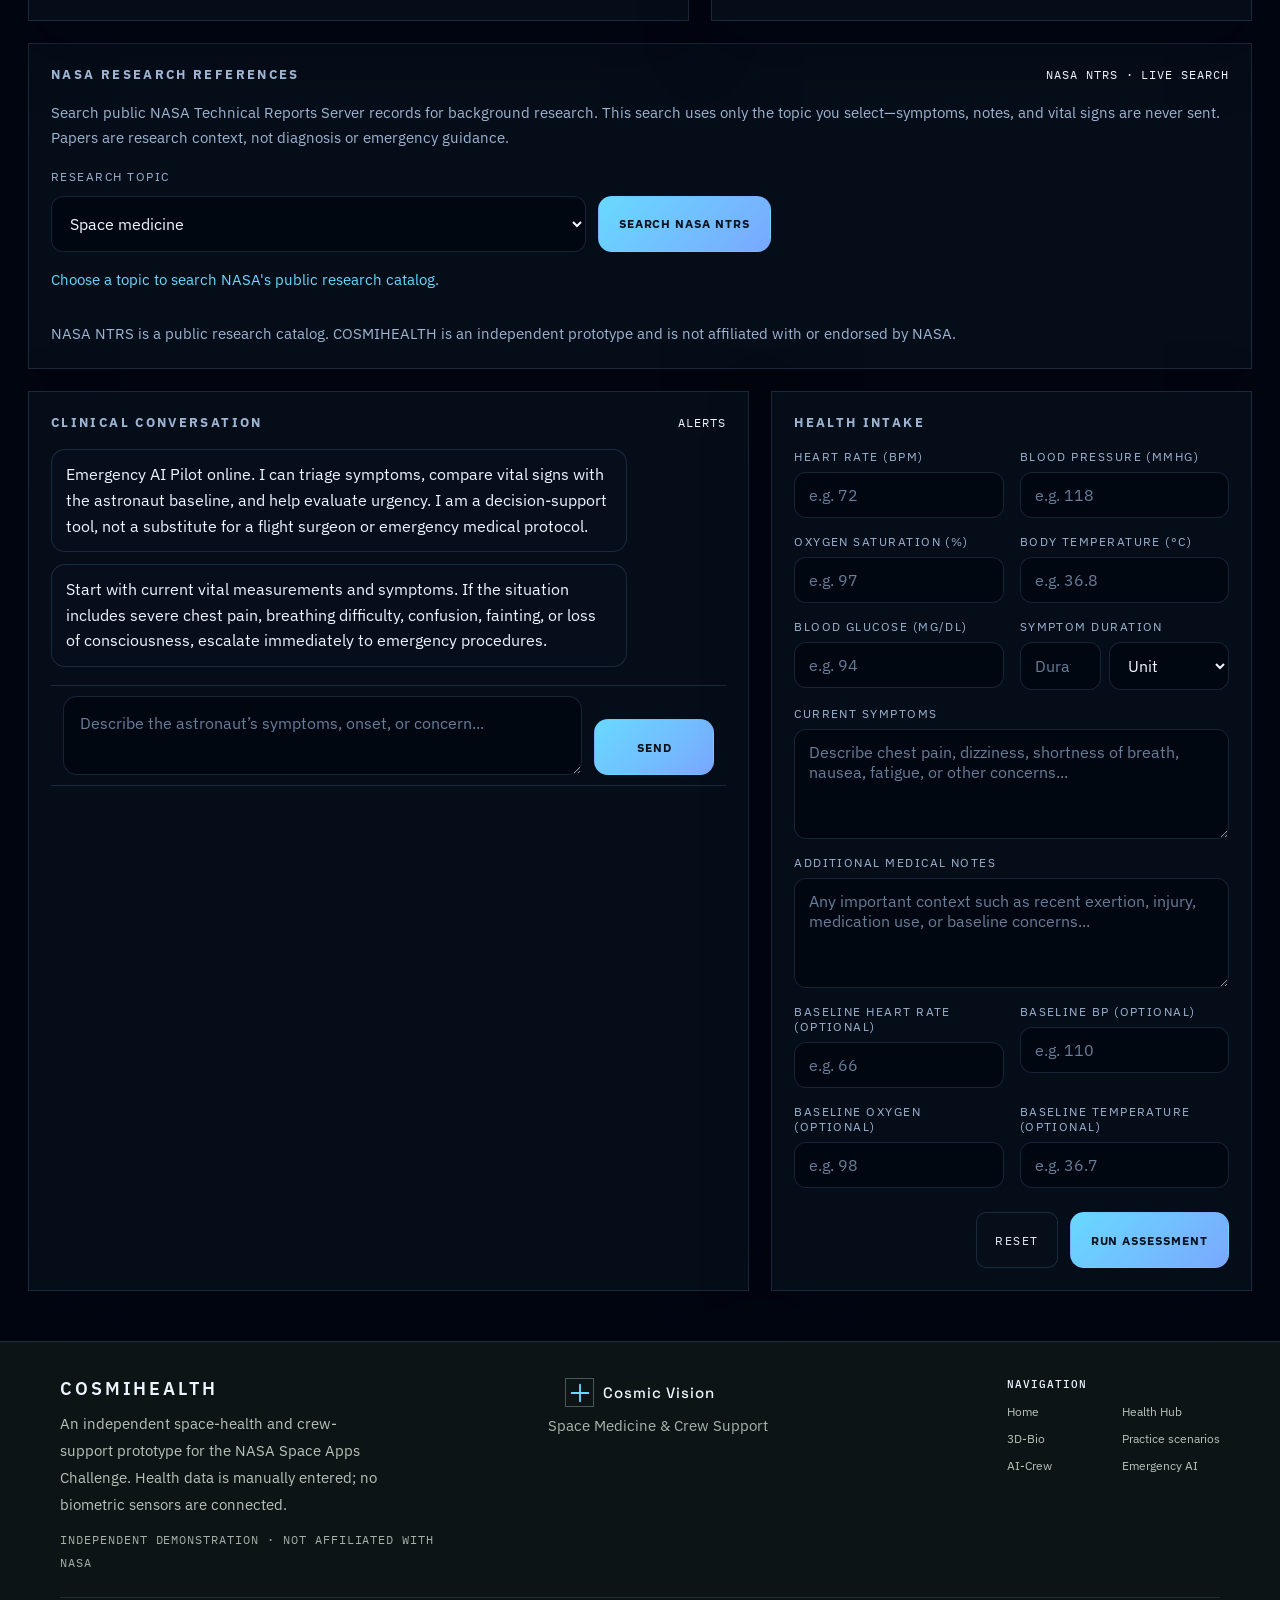
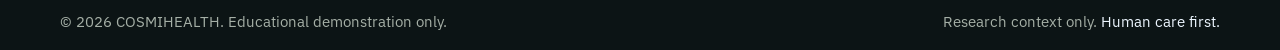
<file: emergency-ai.html>
<!doctype html>
<html lang="en">
  <head>
    <meta charset="utf-8" />
    <meta name="viewport" content="width=device-width, initial-scale=1" />
    <meta name="theme-color" content="#020611" />
    <meta
      name="description"
      content="EMERGENCY AI PILOT is a medical emergency decision-support interface for astronauts, focused on triage, symptom review, and urgent care guidance."
    />
    <title>EMERGENCY AI PILOT</title>
    <link rel="preconnect" href="https://fonts.googleapis.com" />
    <link rel="preconnect" href="https://fonts.gstatic.com" crossorigin />
    <link
      href="https://fonts.googleapis.com/css2?family=IBM+Plex+Mono:wght@400;500;600&family=IBM+Plex+Sans:wght@400;500;600;700&family=Space+Grotesk:wght@400;500;600;700&display=swap"
      rel="stylesheet"
    />
    <link rel="stylesheet" href="styles.css" />
    <link rel="stylesheet" href="emergency-ai.css" />
  </head>
  <body>
    <canvas class="starfield" id="starfield" aria-hidden="true"></canvas>
    <div class="emergency-background" aria-hidden="true">
      <video class="emergency-background-video" autoplay muted loop playsinline preload="none">
        <source src="7169887-ba.mp4" type="video/mp4" />
      </video>
      <div class="emergency-background-overlay"></div>
    </div>

    <header class="topbar">
      <div class="top-status">
        <span class="status-orb"></span><span class="mono">CREW SUPPORT<br />SIMULATION</span>
      </div>
      <nav class="top-nav" aria-label="Main navigation">
        <a href="index.html">Home</a>
        <a class="brand-logo" href="index.html#section-1" aria-label="COSMIHEALTH home">COSMIHEALTH</a>
        <a href="bio.html">Health Hub</a>
        <a href="anatomy.html">3D-Bio</a>
        <a href="ai-men.html">AI-Mental</a>
        <a href="emergency-ai.html">Emergency AI</a>
      </nav>
      <button class="api-status" type="button" aria-label="Emergency AI pilot status">
        <span class="api-status-dot"></span><span id="statusText">SIM MODE</span>
      </button>
    </header>

    <section class="emergency-hero" id="emergency-hero" aria-labelledby="emergencyHeroTitle">
      <div class="emergency-hero-content">
        <h2 id="emergencyHeroTitle">
          Autonomous <span>Emergency</span> Telemetry<br class="desktop-break" /> for the Void Beyond
        </h2>
        <p>
          A predictive multi-agent intelligence watching over astronauts in the silence of deep
          space — detecting, analyzing, and responding to medical emergencies before they ever
          become critical.
        </p>
      </div>
    </section>

    <main class="emergency-page">
      <div class="page-header">
        <div>
          <div class="eyebrow">Emergency support</div>
          <h1 class="page-title">EMERGENCY AI <span>PILOT</span></h1>
        </div>
        <div class="header-status"><span class="pulse"></span> AI SUPPORT READY</div>
      </div>

      <p class="page-subtitle">
        Medical emergency triage support for astronauts. This interface helps the crew identify warning signs,
        review vital signs, assess urgency, and determine whether immediate medical coordination is required.
      </p>

      <div class="dashboard-shell" id="assessment">
        <aside class="panel ai-panel">
          <div class="panel-header">
            <h3>AI assistant profile</h3>
            <span class="mono tiny">PROTOTYPE</span>
          </div>

          <div class="ai-profile">
            <div class="ai-avatar">✚</div>
            <div>
              <h4>MEDICAL TRIAGE ASSIST</h4>
              <p class="ai-status">Decision support only · not a clinician</p>
            </div>
          </div>

          <div class="metric-grid">
            <div class="metric-card">
              <span class="label">Status</span>
              <strong>LIVE</strong>
              <span>Prototype mode</span>
            </div>
            <div class="metric-card">
              <span class="label">Guidance</span>
              <strong>SAFE</strong>
              <span>Risk-aware</span>
            </div>
            <div class="metric-card">
              <span class="label">Alerts</span>
              <strong>0</strong>
              <span>Unresolved</span>
            </div>
          </div>

          <div class="app-notice">
            <strong>IMPORTANT:</strong> This assistant is designed for medical symptom review and urgent guidance support only.
            It does not diagnose illness, replace a physician, or override mission medical procedures.
          </div>
        </aside>

        <section class="panel assessment-panel" aria-live="polite">
          <div id="riskBanner" class="risk-banner low">
            <div>
              <span class="risk-label">Urgency</span>
              <div id="riskLevel" class="risk-level">LOW RISK</div>
            </div>
            <div class="risk-score">
              <strong id="riskScore">12</strong>
              <span>out of 100</span>
            </div>
          </div>

          <p id="riskSummary" class="risk-summary">
            No emergency data entered yet. Begin with heart rate, oxygen, blood pressure, and symptoms to assess the situation.
          </p>

          <div class="risk-causes">
            <h4>Clinical indicators</h4>
            <ul id="riskReasons">
              <li>Awaiting clinical input.</li>
              <li>The astronaut should continue routine monitoring until the data are collected.</li>
            </ul>
          </div>

          <div class="recommendations">
            <h4>Recommended actions</h4>
            <ol id="recommendedActions">
              <li>Enter the current health measurements.</li>
              <li>Add symptoms and duration.</li>
              <li>Review for warning signs before the next action.</li>
            </ol>
          </div>
        </section>
      </div>

      <section class="panel nasa-research-panel" aria-labelledby="nasaResearchHeading">
        <div class="panel-header">
          <h3 id="nasaResearchHeading">NASA research references</h3>
          <span class="mono tiny">NASA NTRS · LIVE SEARCH</span>
        </div>
        <p class="nasa-research-disclaimer">
          Search public NASA Technical Reports Server records for background research. This search
          uses only the topic you select—symptoms, notes, and vital signs are never sent. Papers
          are research context, not diagnosis or emergency guidance.
        </p>
        <form class="nasa-research-form" id="nasaResearchForm">
          <label for="nasaResearchTopic">Research topic</label>
          <select id="nasaResearchTopic" name="topic">
            <option value="space-medicine">Space medicine</option>
            <option value="cardiovascular">Cardiovascular health</option>
            <option value="respiratory">Respiratory health</option>
            <option value="human-spaceflight">Human spaceflight health</option>
          </select>
          <button class="primary-button" id="nasaResearchSubmit" type="submit">Search NASA NTRS</button>
        </form>
        <p class="nasa-research-status" id="nasaResearchStatus" role="status" aria-live="polite">
          Choose a topic to search NASA's public research catalog.
        </p>
        <div class="nasa-research-results" id="nasaResearchResults" aria-live="polite"></div>
        <p class="nasa-research-attribution">
          NASA NTRS is a public research catalog. COSMIHEALTH is an independent prototype and is
          not affiliated with or endorsed by NASA.
        </p>
      </section>

      <div class="lower-grid">
        <section class="panel chat-panel">
          <div class="panel-header">
            <h3>Clinical conversation</h3>
            <span class="mono tiny">ALERTS</span>
          </div>

          <div id="chatWindow" class="chat-window" aria-live="polite"></div>

          <form id="chatForm" class="chat-form">
            <textarea id="chatInput" placeholder="Describe the astronaut’s symptoms, onset, or concern..." aria-label="Describe current symptoms"></textarea>
            <button class="primary-button" type="submit">Send</button>
          </form>
        </section>

        <section class="panel form-panel">
          <h3>Health intake</h3>
          <form id="medicalForm" class="medical-form">
            <div class="field">
              <label for="heartRate">Heart rate (BPM)</label>
              <input id="heartRate" name="heartRate" type="number" min="0" max="220" step="1" placeholder="e.g. 72" />
            </div>

            <div class="field">
              <label for="systolic">Blood pressure (mmHg)</label>
              <input id="systolic" name="systolic" type="number" min="40" max="220" step="1" placeholder="e.g. 118" />
            </div>

            <div class="field">
              <label for="oxygen">Oxygen saturation (%)</label>
              <input id="oxygen" name="oxygen" type="number" min="50" max="100" step="1" placeholder="e.g. 97" />
            </div>

            <div class="field">
              <label for="temperature">Body temperature (°C)</label>
              <input id="temperature" name="temperature" type="number" min="30" max="45" step="0.1" placeholder="e.g. 36.8" />
            </div>

            <div class="field">
              <label for="glucose">Blood glucose (mg/dL)</label>
              <input id="glucose" name="glucose" type="number" min="20" max="500" step="1" placeholder="e.g. 94" />
            </div>

            <div class="field">
              <label for="durationValue">Symptom duration</label>
              <div class="duration-inputs" style="display: grid; grid-template-columns: minmax(0, 1fr) 120px; gap: 8px;">
                <input id="durationValue" name="durationValue" type="number" min="0" step="1" placeholder="Duration" />
                <select id="durationUnit" name="durationUnit" aria-label="Symptom duration unit">
                  <option value="">Unit</option>
                  <option value="minutes">Minutes</option>
                  <option value="hours">Hours</option>
                  <option value="days">Days</option>
                </select>
              </div>
            </div>

            <div class="field full">
              <label for="symptoms">Current symptoms</label>
              <textarea id="symptoms" name="symptoms" placeholder="Describe chest pain, dizziness, shortness of breath, nausea, fatigue, or other concerns..."></textarea>
            </div>

            <div class="field full">
              <label for="notes">Additional medical notes</label>
              <textarea id="notes" name="notes" placeholder="Any important context such as recent exertion, injury, medication use, or baseline concerns..."></textarea>
            </div>

            <div class="field">
              <label for="baselineHeartRate">Baseline heart rate (optional)</label>
              <input id="baselineHeartRate" name="baselineHeartRate" type="number" min="0" max="220" step="1" placeholder="e.g. 66" />
            </div>

            <div class="field">
              <label for="baselineSystolic">Baseline BP (optional)</label>
              <input id="baselineSystolic" name="baselineSystolic" type="number" min="40" max="220" step="1" placeholder="e.g. 110" />
            </div>

            <div class="field">
              <label for="baselineOxygen">Baseline oxygen (optional)</label>
              <input id="baselineOxygen" name="baselineOxygen" type="number" min="50" max="100" step="1" placeholder="e.g. 98" />
            </div>

            <div class="field">
              <label for="baselineTemperature">Baseline temperature (optional)</label>
              <input id="baselineTemperature" name="baselineTemperature" type="number" min="30" max="45" step="0.1" placeholder="e.g. 36.7" />
            </div>

            <div class="field full">
              <div class="form-actions">
                <button class="secondary-button" id="resetAssessment" type="button">Reset</button>
                <button class="primary-button" type="submit">Run assessment</button>
              </div>
            </div>
          </form>
        </section>
      </div>
    </main>

    <footer class="site-footer">
      <video
        class="footer-bg-media"
        autoplay
        muted
        loop
        playsinline
        preload="none"
        poster="https://images.unsplash.com/photo-1462331940025-496dfbfc7564?auto=format&amp;fit=crop&amp;w=2022&amp;q=85"
        aria-label="NASA imagery of Earth from orbit"
      >
        <source
          src="https://images-assets.nasa.gov/video/Earth%20Views%20from%20the%20International%20Space%20Station/Earth%20Views%20from%20the%20International%20Space%20Station~small.mp4"
          type="video/mp4"
        />
      </video>
      <div class="footer-dark-overlay"></div>
      <div class="footer-container">
        <div class="footer-content-row">
          <div class="footer-col footer-left">
            <h3 class="footer-logo">COSMIHEALTH</h3>
            <p class="footer-desc">
              An independent space-health and crew-support prototype for the NASA Space Apps
              Challenge. Health data is manually entered; no biometric sensors are connected.
            </p>
            <span class="footer-unaffiliated mono">INDEPENDENT DEMONSTRATION · NOT AFFILIATED WITH NASA</span>
          </div>
          <div class="footer-col footer-center">
            <div class="footer-emblem">
              <div class="medical-star-icon">
                <svg width="20" height="20" viewBox="0 0 24 24" fill="none" stroke="currentColor" stroke-width="2.2" stroke-linecap="round" stroke-linejoin="round" aria-hidden="true">
                  <path d="M12 2v20M2 12h20"></path>
                </svg>
              </div>
              <span class="emblem-title">Cosmic Vision</span>
            </div>
            <p class="emblem-sub">Space Medicine &amp; Crew Support</p>
          </div>
          <div class="footer-col footer-right">
            <div class="footer-nav-group">
              <h4>Navigation</h4>
              <ul>
                <li><a href="index.html#section-1">Home</a></li>
                <li><a href="index.html#section-2">Health Hub</a></li>
                <li><a href="anatomy.html">3D-Bio</a></li>
                <li><a href="index.html#training">Practice scenarios</a></li>
                <li><a href="index.html#agents">AI-Crew</a></li>
                <li><a href="emergency-ai.html">Emergency AI</a></li>
              </ul>
            </div>
          </div>
        </div>
        <div class="footer-divider"></div>
        <div class="footer-bottom-row">
          <p class="footer-copy">&copy; 2026 COSMIHEALTH. Educational demonstration only.</p>
          <p class="footer-team">Research context only. <span>Human care first.</span></p>
        </div>
      </div>
    </footer>

    <script src="emergency-ai.js"></script>
  </body>
</html>
</file>
<file: styles.css>
:root {
  color-scheme: dark;
  --void: #020611;
  --navy: #081a2d;
  --panel: rgba(8, 17, 31, 0.82);
  --cyan: #68d9ff;
  --blue: #7aa8ff;
  --violet: #9d8bff;
  --purple: #6d5ac9;
  --ink: #edf6ff;
  --muted: #9db4d2;
  --quiet: #687d99;
  --line: rgba(122, 165, 219, 0.18);
  --mono: "IBM Plex Mono", monospace;
  --display: "Space Grotesk", sans-serif;
  --body: "IBM Plex Sans", sans-serif;
}

* {
  box-sizing: border-box;
}
html {
  scroll-behavior: smooth;
  scroll-padding-top: 85px;
  background:
    radial-gradient(circle at top, rgba(116, 170, 255, 0.15), transparent 30%),
    radial-gradient(circle at bottom, rgba(40, 81, 140, 0.18), transparent 35%),
    var(--void);
}
body {
  margin: 0;
  background:
    radial-gradient(circle at 15% 20%, rgba(93, 181, 255, 0.08), transparent 25%),
    radial-gradient(circle at 80% 10%, rgba(157, 139, 255, 0.08), transparent 22%),
    var(--void);
  color: var(--ink);
  font-family: var(--body);
  font-size: 16px;
  -webkit-font-smoothing: antialiased;
}
button,
textarea,
input {
  font: inherit;
}
button,
a {
  -webkit-tap-highlight-color: transparent;
}
button {
  color: inherit;
}
a {
  color: inherit;
  text-decoration: none;
}
button:focus-visible,
a:focus-visible,
input:focus-visible,
textarea:focus-visible,
summary:focus-visible {
  outline: 2px solid var(--violet);
  outline-offset: 3px;
}
::selection {
  color: var(--void);
  background: var(--cyan);
}
.mono {
  font-family: var(--mono);
  letter-spacing: 0.07em;
}
.sr-only {
  position: absolute;
  width: 1px;
  height: 1px;
  padding: 0;
  margin: -1px;
  overflow: hidden;
  clip: rect(0, 0, 0, 0);
  white-space: nowrap;
  border: 0;
}
.skip-link {
  position: fixed;
  z-index: 100;
  top: 8px;
  left: 8px;
  padding: 10px 14px;
  transform: translateY(-150%);
  border: 1px solid var(--violet);
  background: var(--void);
  color: var(--ink);
}
.skip-link:focus {
  transform: translateY(0);
}
.hidden {
  display: none !important;
}
.starfield {
  position: fixed;
  inset: 0;
  z-index: 0;
  width: 100%;
  height: 100%;
  opacity: 0.14;
  pointer-events: none;
}
main,
footer,
.topbar {
  position: relative;
  z-index: 1;
}

/* Navigation */
.topbar {
  position: fixed;
  z-index: 30;
  top: 0;
  display: grid;
  width: 100%;
  height: 72px;
  grid-template-columns: 1fr auto 1fr;
  align-items: center;
  padding: 0 clamp(20px, 5vw, 72px);
  border-bottom: 1px solid var(--line);
  background: rgba(3, 7, 17, 0.96);
  transition:
    height 0.25s,
    background 0.25s;
}
.topbar.scrolled {
  height: 64px;
  background: rgba(3, 8, 18, 0.99);
}
.top-status {
  display: flex;
  align-items: center;
  gap: 9px;
  color: #b4c7e7;
  font-size: 11px;
  line-height: 1.65;
}
.status-orb,
.tiny-live,
.live-pulse,
.core-dot {
  width: 6px;
  height: 6px;
  flex: none;
  border-radius: 50%;
  background: var(--cyan);
}
.top-nav {
  display: flex;
  justify-content: center;
  align-items: center;
  gap: clamp(18px, 3.2vw, 46px);
  font-family: var(--body);
  font-size: 12px;
  font-weight: 500;
  letter-spacing: 0.06em;
  text-transform: uppercase;
}
.top-nav > a:not(.brand-logo) {
  position: relative;
  color: #b7c0b9;
  transition: color 0.2s;
}
.top-nav > a:not(.brand-logo):hover {
  color: var(--cyan);
}
.top-nav > a:not(.brand-logo)::after {
  position: absolute;
  right: 0;
  bottom: -7px;
  left: 0;
  height: 1px;
  content: "";
  background: var(--violet);
  transform: scaleX(0);
  transform-origin: left;
  transition: transform 0.24s;
}
.top-nav > a:not(.brand-logo):hover::after {
  transform: scaleX(1);
}
.brand-logo {
  margin: 0 10px;
  color: var(--ink);
  font: 600 clamp(12px, 1.2vw, 17px) var(--body);
  letter-spacing: 0.19em;
  white-space: nowrap;
}
.api-status {
  display: inline-flex;
  min-width: max-content;
  justify-self: end;
  align-items: center;
  gap: 8px;
  padding: 9px 11px;
  border: 1px solid var(--line);
  background: #111b1b;
  color: #c1c7bd;
  font: 11px var(--mono);
  letter-spacing: 0.06em;
  cursor: pointer;
  transition:
    border-color 0.2s,
    color 0.2s;
}
.api-status:hover {
  border-color: var(--violet);
  color: var(--ink);
}
.api-status-dot {
  width: 5px;
  height: 5px;
  border-radius: 50%;
  background: var(--violet);
}
.api-status.connected .api-status-dot {
  background: var(--cyan);
}
.menu-toggle {
  display: none;
}

/* Landing hero and orbital details */
.hero {
  position: relative;
  display: flex;
  min-height: min(940px, 100svh);
  height: 820px;
  align-items: center;
  overflow: hidden;
  isolation: isolate;
  background: var(--void)
    url("https://images.unsplash.com/photo-1446776811953-b23d57bd21aa?auto=format&fit=crop&w=2200&q=85")
    center 55% / cover;
}
.hero-video {
  position: absolute;
  z-index: -3;
  inset: 0;
  width: 100%;
  height: 100%;
  object-fit: cover;
  opacity: 0.72;
}
.hero-overlay {
  position: absolute;
  z-index: -2;
  inset: 0;
  background:
    linear-gradient(
      90deg,
      rgba(2, 6, 17, 0.93) 1%,
      rgba(5, 13, 24, 0.8) 32%,
      rgba(5, 13, 24, 0.38) 70%,
      rgba(5, 13, 24, 0.22)
    ),
    linear-gradient(
      0deg,
      var(--void) 0%,
      transparent 28%,
      rgba(8, 18, 31, 0.12) 78%,
      rgba(8, 18, 31, 0.42)
    );
}
.hero-copy {
  position: relative;
  width: min(1150px, 100%);
  margin: 45px auto 0;
  padding: 0 35px;
  animation: appear 0.9s cubic-bezier(0.16, 1, 0.3, 1) both;
}
.eyebrow {
  display: flex;
  align-items: center;
  gap: 10px;
  color: #c2d7f7;
  font: 8px var(--mono);
  letter-spacing: 0.16em;
}
.eyebrow-line {
  width: 24px;
  height: 1px;
  background: var(--violet);
}
.hero-label {
  display: flex;
  gap: 14px;
  margin-top: 37px;
  color: #a0aaa2;
  font-size: 12px;
}
.hero-label span + span {
  padding-left: 14px;
  border-left: 1px solid rgba(139, 173, 206, 0.23);
  color: var(--cyan);
}
.hero h1 {
  margin: 20px 0 19px;
  font: 500 clamp(44px, 6vw, 76px)/1.05 var(--display);
  letter-spacing: -0.055em;
}
.hero h1 span {
  color: #c9c7b9;
}
.hero-copy > p {
  max-width: 470px;
  margin: 0;
  color: #d0d2c8;
  font-size: 17px;
  line-height: 1.65;
}
.hero-actions {
  display: flex;
  flex-wrap: wrap;
  gap: 12px;
  margin-top: 30px;
}
.button {
  display: inline-flex;
  min-height: 45px;
  align-items: center;
  justify-content: center;
  gap: 15px;
  padding: 0 17px;
  border: 1px solid transparent;
  font-size: 13px;
  font-weight: 600;
  letter-spacing: 0.035em;
  cursor: pointer;
  transition:
    transform 0.2s,
    border-color 0.2s,
    background 0.2s,
    box-shadow 0.2s;
}
.button:hover {
  transform: translateY(-2px);
}
.button span {
  font-size: 14px;
}
.button-main {
  border-color: var(--cyan);
  background: linear-gradient(135deg, var(--cyan), #9dd9ff);
  color: #06131f;
  box-shadow: 0 10px 24px rgba(104, 217, 255, 0.28);
}
.button-main:hover {
  border-color: #b8ebff;
  background: linear-gradient(135deg, #b8ebff, var(--cyan));
}
.button-ghost {
  border-color: var(--line);
  background: rgba(8, 17, 31, 0.52);
  color: var(--ink);
}
.button-ghost:hover {
  border-color: var(--violet);
  background: rgba(157, 139, 255, 0.08);
}
.hero-disclaimer {
  display: flex;
  flex-wrap: wrap;
  align-items: center;
  gap: 8px;
  margin-top: 41px;
  color: #b7beb6;
  font: 11px var(--mono);
  letter-spacing: 0.085em;
}
.hero-disclaimer i {
  color: #4f657c;
  font-style: normal;
}
.tiny-live {
  width: 5px;
  height: 5px;
}
.hero-coordinate {
  position: absolute;
  right: 5%;
  bottom: 25px;
  color: rgba(170, 190, 218, 0.46);
  font-size: 7px;
}
.scroll-cue {
  position: absolute;
  bottom: 22px;
  left: 50%;
  display: flex;
  align-items: center;
  gap: 10px;
  color: #8290a4;
  font-size: 7px;
  transform: translateX(-50%);
  white-space: nowrap;
}
.scroll-cue > span {
  position: relative;
  width: 1px;
  height: 21px;
  background: rgba(139, 206, 232, 0.26);
}
.scroll-cue > span::after {
  position: absolute;
  top: 0;
  left: -1px;
  width: 3px;
  height: 7px;
  content: "";
  background: var(--cyan);
  animation: scroll-pulse 1.8s infinite;
}
.subpage-hero {
  height: 294px;
  min-height: 294px;
  margin-top: 78px;
  background-position: center 52%;
}
.subpage-hero .hero-video {
  opacity: 0.58;
}
.subpage-hero .hero-overlay {
  background:
    linear-gradient(90deg, rgba(12, 20, 21, 0.92), rgba(12, 20, 21, 0.66) 53%, rgba(12, 20, 21, 0.24)),
    linear-gradient(0deg, var(--void), transparent 40%);
}
.subpage-hero-copy {
  margin-top: 3px;
  padding: 0 clamp(24px, 6vw, 82px);
}
.hero-breadcrumb {
  display: flex;
  align-items: center;
  gap: 9px;
  margin-bottom: 18px;
  color: #a0aaa2;
  font-size: 11px;
}
.hero-breadcrumb a {
  color: #d1d4ca;
}
.hero-breadcrumb span:last-child {
  color: var(--violet);
}
.subpage-hero h1 {
  margin: 11px 0 8px;
  font-size: clamp(34px, 4.4vw, 50px);
  letter-spacing: -0.035em;
}
.subpage-hero h1 span {
  color: var(--cyan);
}
.subpage-hero .hero-copy > p {
  max-width: 490px;
  font-size: 16px;
}
.subpage-hero .hero-disclaimer {
  margin-top: 15px;
  font-size: 11px;
}
.hero-go-chat {
  position: absolute;
  right: 6%;
  bottom: 17px;
  display: flex;
  align-items: center;
  gap: 7px;
  color: #c0c6bc;
  font-size: 11px;
}
.hero-go-chat span {
  color: var(--violet);
  font-size: 12px;
}

.section-wrap {
  width: min(1160px, calc(100% - 80px));
  margin: 0 auto;
}

/* Wellness dashboard and check-ins */
.overview-section {
  padding-top: 92px;
  padding-bottom: 86px;
}
.section-top {
  display: flex;
  align-items: center;
  justify-content: space-between;
  gap: 15px;
}
.live-pulse {
  width: 5px;
  height: 5px;
}
.eyebrow-slash {
  color: var(--violet);
}
.demo-chip,
.record-badge {
  display: inline-flex;
  align-items: center;
  gap: 8px;
  padding: 7px 9px;
  border: 1px solid rgba(211, 173, 125, 0.3);
  background: transparent;
  color: #d3b88f;
  font: 11px var(--mono);
  letter-spacing: 0.06em;
  white-space: nowrap;
}
.heading-row {
  display: flex;
  align-items: flex-end;
  justify-content: space-between;
  gap: 20px;
  margin: 19px 0 29px;
}
.heading-row h2 {
  margin: 0;
  font: 500 clamp(32px, 3.8vw, 48px)/1.12 var(--display);
  letter-spacing: -0.045em;
}
.cyan {
  color: var(--cyan);
}
.lavender {
  color: var(--violet);
}
.section-summary {
  max-width: 680px;
  margin: 12px 0 0;
  color: #b2bcb3;
  font-size: 16px;
  line-height: 1.7;
}
.record-badge {
  border-color: rgba(122, 176, 202, 0.13);
  background: transparent;
  color: #92a2b3;
  font-size: 6px;
}
.dashboard {
  display: grid;
  grid-template-columns: 272px minmax(0, 1fr);
  gap: 22px;
}
.glass-panel,
.metric-card {
  border: 1px solid var(--line);
  background: #111b1b;
  box-shadow: none;
}
.crew-panel {
  padding: 14px;
}
.panel-top {
  display: flex;
  justify-content: space-between;
  align-items: flex-start;
  gap: 10px;
  color: #aab4ab;
  font-size: 11px;
  letter-spacing: 0.09em;
}
.crosshair {
  color: #8ba9bf;
  font-size: 12px;
}
.crew-photo {
  position: relative;
  height: 190px;
  margin-top: 17px;
  overflow: hidden;
  background: #131b2b;
}
.crew-photo img {
  width: 100%;
  height: 100%;
  object-fit: cover;
  object-position: center 38%;
  filter: saturate(0.78);
  opacity: 0.92;
}
.crew-photo::after {
  position: absolute;
  inset: 44% 0 0;
  content: "";
  background: linear-gradient(transparent, rgba(8, 15, 15, 0.7));
}
.crew-photo.media-fallback {
  background: linear-gradient(145deg, #162e4a, #101627);
}
.photo-credit {
  position: absolute;
  z-index: 1;
  bottom: 8px;
  left: 9px;
  padding: 4px 5px;
  background: rgba(8, 15, 15, 0.84);
  color: #e0e0d5;
  font-size: 10px;
}
.crew-caption {
  display: flex;
  align-items: center;
  justify-content: space-between;
  margin-top: 13px;
}
.crew-caption > div {
  display: flex;
  flex-direction: column;
  gap: 4px;
}
.crew-caption b {
  color: var(--ink);
  font-size: 17px;
  font-weight: 600;
}
.crew-caption div span {
  color: #abb5ac;
  font-size: 14px;
}
.crew-token {
  display: grid;
  width: 26px;
  height: 26px;
  place-items: center;
  border: 1px solid rgba(154, 184, 167, 0.5);
  background: rgba(154, 184, 167, 0.08);
  color: var(--cyan);
}
.mood-picker {
  display: grid;
  grid-template-columns: repeat(4, 1fr);
  gap: 5px;
  margin-top: 13px;
}
.mood-picker button {
  display: flex;
  min-height: 58px;
  flex-direction: column;
  align-items: center;
  justify-content: center;
  gap: 4px;
  border: 1px solid var(--line);
  background: transparent;
  color: #b6c0b7;
  cursor: pointer;
  transition:
    color 0.18s,
    border 0.18s,
    background 0.18s;
}
.mood-picker button:hover,
.mood-picker button[aria-pressed="true"] {
  border-color: var(--cyan);
  background: rgba(154, 184, 167, 0.11);
  color: var(--ink);
}
.mood-picker button > span {
  color: var(--violet);
  font-size: 15px;
}
.mood-picker small {
  font: 10px var(--mono);
  letter-spacing: 0.035em;
}
.checkin-note {
  width: 100%;
  min-height: 61px;
  resize: vertical;
  margin-top: 10px;
  padding: 9px;
  border: 1px solid var(--line);
  outline: none;
  background: #0c1515;
  color: var(--ink);
  font-size: 14px;
  line-height: 1.65;
}
.checkin-note::placeholder {
  color: #8c9990;
}
.checkin-note:focus,
.chat-form textarea:focus {
  border-color: var(--cyan);
}
.checkin-submit {
  width: 100%;
  min-height: 36px;
  margin-top: 8px;
  font-size: 13px;
}
.panel-footnote {
  margin: 8px 0 0;
  color: #95a198;
  font-size: 12px;
  line-height: 1.55;
}
.dashboard-main {
  min-width: 0;
}
.metric-grid {
  display: grid;
  grid-template-columns: 1fr 1fr;
  gap: 0;
}
.metric-card {
  position: relative;
  min-height: 126px;
  padding: 17px;
  overflow: hidden;
  border-top: 0;
  border-left: 0;
  transition: background 0.2s;
}
.metric-card:hover {
  background: #172321;
}
.metric-card-wide {
  grid-column: 1/-1;
  min-height: 184px;
  border-bottom: 0;
}
.metric-top {
  display: flex;
  align-items: center;
  gap: 7px;
  color: #aab5ac;
  font-size: 11px;
}
.metric-icon {
  font-size: 13px;
}
.metric-icon.violet {
  color: var(--violet);
}
.metric-icon.cyan {
  color: #a8bdb2;
}
.metric-icon.aqua {
  color: var(--cyan);
}
.metric-menu {
  margin-left: auto;
  color: #6f7e94;
  font: 12px var(--mono);
}
.metric-label {
  margin-left: auto;
  color: #929e95;
  font-size: 10px;
}
.metric-reading {
  display: flex;
  align-items: baseline;
  gap: 6px;
  margin-top: 16px;
}
.metric-reading strong {
  color: var(--ink);
  font: 500 34px var(--display);
  letter-spacing: -0.04em;
}
.metric-reading > span {
  color: #a9b5ab;
  font: 11px var(--mono);
}
.metric-status {
  margin-top: 8px;
  color: #98a79e;
  font: 11px/1.5 var(--mono);
  letter-spacing: 0.045em;
}
.metric-spark {
  display: none;
}
.metric-spark svg {
  width: 100%;
  height: 100%;
}
.metric-spark path {
  fill: none;
  stroke: #74d8fa;
  stroke-width: 1.3;
  vector-effect: non-scaling-stroke;
}
.spark-violet path {
  stroke: #b299fc;
}
.wellness-graphic {
  position: relative;
  height: 98px;
  margin: 12px 0 0;
  overflow: hidden;
  border-top: 1px solid rgba(218, 223, 208, 0.1);
  border-bottom: 1px solid rgba(218, 223, 208, 0.1);
  background: transparent;
}
.trend-line {
  display: none;
}
.trend-point {
  display: none;
}
.point-1 {
  left: 17%;
  top: 51%;
}
.point-2 {
  left: 43%;
  top: 34%;
}
.point-3 {
  left: 69%;
  top: 14%;
}
.point-4 {
  right: 5%;
  top: 28%;
}
.wellness-graphic.has-checkins .trend-line,
.wellness-graphic.has-checkins .trend-point {
  display: none;
}
.checkin-trend-svg {
  position: absolute;
  top: 8px;
  right: 3%;
  display: none;
  width: 94%;
  height: 43px;
  overflow: visible;
}
.wellness-graphic.has-stress .checkin-trend-svg {
  display: block;
}
.checkin-polyline {
  fill: none;
  stroke: var(--cyan);
  stroke-width: 1.5;
  vector-effect: non-scaling-stroke;
}
.checkin-point {
  fill: var(--violet);
  stroke: var(--void);
  stroke-width: 0.8;
  vector-effect: non-scaling-stroke;
}
.trend-empty {
  position: absolute;
  top: 25px;
  left: 13px;
  max-width: 330px;
  padding: 6px 8px;
  border-left: 2px solid var(--violet);
  background: transparent;
  color: #b5c0b7;
  font-size: 14px;
  line-height: 1.55;
}
.mood-history {
  position: absolute;
  right: 6px;
  bottom: 5px;
  left: 6px;
  display: flex;
  flex-wrap: wrap;
  gap: 4px;
}
.mood-history:empty {
  display: none;
}
.mood-history > span {
  padding: 3px 4px;
  border: 1px solid var(--line);
  background: #101a19;
  color: #d7bc91;
  font: 10px var(--mono);
  letter-spacing: 0.03em;
}
.mood-history > span.has-mood {
  border-color: rgba(154, 184, 167, 0.38);
  color: var(--cyan);
}
.mood-history > span.has-stress {
  border-color: rgba(211, 173, 125, 0.38);
  color: var(--violet);
}
.trend-footer {
  display: flex;
  justify-content: space-between;
  margin-top: 8px;
  color: #9aa79d;
  font-size: 10px;
}
.trend-footer button {
  border: 0;
  background: transparent;
  color: var(--violet);
  font: inherit;
  cursor: pointer;
}
.trend-footer button:hover {
  color: #f0d7b1;
}
.dashboard-bottom {
  display: grid;
  grid-template-columns: 1.17fr 0.83fr;
  gap: 18px;
  margin-top: 18px;
}
.exercise-card,
.rec-card {
  padding: 16px 0 0;
  border: 0;
  border-top: 1px solid var(--line);
  background: transparent;
}
.small-kicker {
  color: #a7b2a7;
  font-size: 11px;
}
.panel-top h3,
.exercise-card h3,
.rec-card h3 {
  margin: 6px 0 0;
  color: var(--ink);
  font: 500 18px var(--display);
}
.exercise-day {
  padding: 5px 6px;
  border: 1px solid var(--line);
  color: #b1bbb2;
  font-size: 10px;
}
.exercise-row {
  display: flex;
  width: 100%;
  align-items: center;
  gap: 9px;
  padding: 13px 0;
  border: 0;
  border-bottom: 1px solid rgba(218, 223, 208, 0.1);
  background: transparent;
  text-align: left;
  cursor: pointer;
}
.exercise-row:last-child {
  padding-bottom: 2px;
  border-bottom: 0;
}
.exercise-symbol {
  display: grid;
  width: 27px;
  height: 27px;
  flex: none;
  place-items: center;
  border: 1px solid rgba(154, 184, 167, 0.35);
  background: rgba(154, 184, 167, 0.06);
  color: var(--cyan);
}
.grounding-symbol {
  border-color: rgba(211, 173, 125, 0.35);
  color: var(--violet);
}
.mindful-symbol {
  border-color: rgba(154, 184, 167, 0.35);
  color: var(--cyan);
}
.exercise-row > span:nth-child(2) {
  display: flex;
  min-width: 0;
  flex-direction: column;
  gap: 4px;
}
.exercise-row b {
  color: var(--ink);
  font-size: 14px;
  font-weight: 600;
}
.exercise-row small {
  color: #a6b0a7;
  font-size: 13px;
}
.exercise-time {
  margin-left: auto;
  color: #b1bbb2;
  font-size: 10px;
  white-space: nowrap;
}
.exercise-row:hover .exercise-time {
  color: var(--violet);
}
.recommend-icon {
  color: var(--violet);
}
.recommend-item {
  display: flex;
  gap: 8px;
  margin-top: 14px;
}
.recommend-index {
  padding-top: 2px;
  color: var(--violet);
  font-size: 11px;
}
.recommend-item p {
  margin: 0;
  color: #b2bcb3;
  font-size: 14px;
  line-height: 1.65;
}
.text-link {
  padding: 0;
  border: 0;
  border-bottom: 1px solid rgba(211, 173, 125, 0.42);
  background: transparent;
  color: var(--violet);
  font: 11px var(--mono);
  letter-spacing: 0.06em;
  cursor: pointer;
}
.text-link span {
  padding-left: 5px;
  color: var(--cyan);
  font-size: 11px;
}
.text-link:hover {
  color: #f0d7b1;
}
.rec-card > .text-link {
  margin-top: 15px;
  padding-bottom: 4px;
}
.privacy-bar {
  display: flex;
  align-items: center;
  gap: 15px;
  margin-top: 18px;
  padding: 14px 0;
  border-top: 1px solid var(--line);
  border-bottom: 1px solid var(--line);
  background: transparent;
}
.privacy-icon {
  color: var(--violet);
  font-size: 16px;
}
.privacy-bar p {
  flex: 1;
  margin: 0;
  color: #aeb9af;
  font-size: 13px;
  line-height: 1.65;
}
.privacy-bar strong {
  color: var(--ink);
  font-weight: 600;
}
.privacy-bar > .mono {
  color: #9ca89f;
  font-size: 10px;
  line-height: 1.8;
  white-space: nowrap;
}

/* Guided exercises and resilience tools */
.hologram-section {
  padding-top: 66px;
  padding-bottom: 90px;
}
.demo-note {
  color: #a7b2a7;
  font-size: 11px;
}
.tool-layout {
  display: grid;
  grid-template-columns: minmax(0, 1.25fr) minmax(260px, 0.75fr);
  gap: 48px;
  align-items: center;
}
.breathing-stage {
  position: relative;
  min-height: 420px;
  padding: 18px 22px 16px;
  overflow: hidden;
  background: #111b1b;
}
.breathing-stage::before {
  position: absolute;
  inset: 0;
  content: "";
  opacity: 0;
}
.stage-label {
  position: relative;
  z-index: 1;
  display: flex;
  justify-content: space-between;
  color: #b2bcb3;
  font-size: 11px;
}
.stage-live {
  display: inline-flex;
  align-items: center;
  gap: 7px;
  color: var(--cyan);
}
.stage-live i {
  width: 5px;
  height: 5px;
  border-radius: 50%;
  background: var(--cyan);
}
.breath-visual {
  position: relative;
  width: 198px;
  height: 198px;
  margin: 21px auto 12px;
}
.breath-core,
.breath-ring,
.breath-orbit {
  position: absolute;
  top: 50%;
  left: 50%;
  border-radius: 50%;
  transform: translate(-50%, -50%);
}
.breath-core {
  display: grid;
  width: 68px;
  height: 68px;
  place-items: center;
  border: 1px solid rgba(154, 184, 167, 0.72);
  background: #23332e;
  box-shadow: none;
  transition: transform 1s ease-in-out;
}
.breath-symbol {
  color: #d3c09d;
  font-size: 24px;
}
.breath-ring {
  width: 102px;
  height: 102px;
  border: 1px solid rgba(154, 184, 167, 0.26);
  transition:
    width 4s ease-in-out,
    height 4s ease-in-out,
    border-color 1s;
}
.ring-mid {
  width: 135px;
  height: 135px;
  border-color: rgba(211, 173, 125, 0.23);
  transition-duration: 4s;
}
.ring-outer {
  width: 174px;
  height: 174px;
  border-color: rgba(154, 184, 167, 0.16);
  transition-duration: 4s;
}
.breath-orbit {
  display: none;
}
.breath-orbit-two {
  width: 210px;
  height: 58px;
  border-color: rgba(96, 196, 239, 0.17);
  transform: translate(-50%, -50%) rotate(54deg);
}
.breath-star {
  position: absolute;
  width: 4px;
  height: 4px;
  border-radius: 50%;
  background: var(--violet);
}
.star-one {
  top: 21px;
  left: 46px;
}
.star-two {
  right: 18px;
  bottom: 40px;
  background: var(--cyan);
}
.star-three {
  right: 58px;
  top: 13px;
  width: 3px;
  height: 3px;
}
.breathing-stage.breath-active .breath-core {
  transform: translate(-50%, -50%) scale(1.35);
}
.breathing-stage.breath-active .ring-mid {
  width: 157px;
  height: 157px;
  border-color: rgba(165, 158, 255, 0.34);
}
.breathing-stage.breath-active .ring-outer {
  width: 197px;
  height: 197px;
  border-color: rgba(113, 200, 248, 0.34);
}
.breath-guidance {
  position: relative;
  z-index: 1;
  text-align: center;
}
.breath-guidance > span {
  color: #b1bbb2;
  font-size: 11px;
}
.breath-guidance strong {
  display: block;
  margin-top: 7px;
  color: var(--ink);
  font: 500 18px var(--display);
}
.breath-guidance p {
  margin: 6px 0 0;
  color: #aeb8af;
  font-size: 14px;
}
.stage-controls {
  position: relative;
  z-index: 1;
  display: flex;
  justify-content: center;
  gap: 8px;
  margin-top: 12px;
}
.stage-controls .button {
  min-height: 42px;
  font-size: 13px;
}
.stage-note {
  position: relative;
  z-index: 1;
  margin: 12px 0 0;
  color: #9aa69c;
  font-size: 10px;
  text-align: center;
}
.exercise-info {
  padding: 12px 0;
}
.exercise-info > h3 {
  margin: 17px 0 10px;
  font: 500 25px/1.35 var(--display);
  letter-spacing: -0.035em;
}
.exercise-info > p {
  max-width: 368px;
  margin: 0;
  color: #b0bbb1;
  font-size: 15px;
  line-height: 1.85;
}
.grounding-steps {
  display: flex;
  flex-direction: column;
  gap: 10px;
  margin: 19px 0;
}
.grounding-steps > div {
  display: flex;
  align-items: center;
  gap: 12px;
}
.grounding-steps .mono {
  color: var(--violet);
  font-size: 11px;
}
.grounding-steps p {
  margin: 0;
  color: #b5bfb5;
  font-size: 14px;
}
.grounding-steps b {
  color: var(--ink);
  font-weight: 500;
}
.selfcheck-card {
  display: flex;
  align-items: center;
  justify-content: space-between;
  gap: 20px;
  margin-top: 20px;
  padding: 18px 20px;
  background: transparent;
}
.selfcheck-card h3 {
  margin: 6px 0;
  color: var(--ink);
  font: 500 18px var(--display);
}
.selfcheck-card p {
  margin: 0;
  color: #aeb8af;
  font-size: 14px;
}
.selfcheck-card > .button {
  min-height: 42px;
  flex: none;
  font-size: 13px;
}

/* Training scenarios and learning topics */
.training-section {
  position: relative;
  overflow: hidden;
  border-top: 1px solid var(--line);
  border-bottom: 1px solid var(--line);
  background: #101a19;
}
.training-bg {
  display: none;
}
.training-content {
  position: relative;
  padding-top: 74px;
  padding-bottom: 77px;
}
.violet-pulse {
  background: var(--violet);
}
.training-content .heading-row {
  margin-bottom: 23px;
}
.training-count {
  color: var(--violet);
  font-size: 11px;
  white-space: nowrap;
}
.training-layout {
  display: grid;
  grid-template-columns: minmax(255px, 0.75fr) minmax(0, 1.25fr);
  gap: 10px;
}
.scenario-list {
  display: flex;
  flex-direction: column;
  gap: 6px;
}
.scenario-card {
  display: flex;
  min-height: 76px;
  align-items: center;
  gap: 11px;
  padding: 9px 12px;
  border: 0;
  border-bottom: 1px solid var(--line);
  background: transparent;
  text-align: left;
  cursor: pointer;
  transition:
    background 0.2s,
    border 0.2s,
    transform 0.2s;
}
.scenario-card:hover {
  transform: none;
  border-color: var(--violet);
}
.scenario-card.selected {
  border-color: var(--cyan);
  background: rgba(154, 184, 167, 0.055);
}
.scenario-num {
  color: var(--violet);
  font-size: 11px;
}
.scenario-main {
  display: flex;
  flex: 1;
  flex-direction: column;
  gap: 5px;
}
.scenario-main b {
  color: var(--ink);
  font-size: 15px;
  font-weight: 600;
}
.scenario-main small {
  color: #abb6ad;
  font-size: 13px;
}
.scenario-arrow {
  color: #abb6ad;
}
.scenario-card.selected .scenario-arrow {
  color: var(--cyan);
}
.scenario-detail {
  position: relative;
  min-height: 326px;
  padding: 20px;
  overflow: hidden;
  border: 1px solid var(--line);
  background: #141f1e;
}
.scenario-detail-top {
  position: relative;
  z-index: 1;
  display: flex;
  justify-content: space-between;
  gap: 10px;
  color: var(--violet);
  font-size: 11px;
}
.scenario-detail-top span + span {
  color: #a6b0a7;
}
.scenario-text > .mono {
  color: #a9b5ab;
  font-size: 11px;
}
.scenario-text h3 {
  margin: 11px 0;
  color: var(--ink);
  font: 500 24px var(--display);
}
.scenario-text > p {
  margin: 0;
  color: #c3c9be;
  font-size: 16px;
  font-style: italic;
  line-height: 1.65;
}
.response-preview {
  display: flex;
  gap: 8px;
  margin-top: 18px;
  padding: 14px 15px;
  border-left: 2px solid var(--cyan);
  background: rgba(154, 184, 167, 0.07);
}
.assistant-mark {
  color: var(--cyan);
}
.response-preview p {
  margin: 0;
  color: #d1d5ca;
  font-size: 15px;
  line-height: 1.65;
}
.scenario-actions {
  display: flex;
  align-items: center;
  justify-content: space-between;
  gap: 10px;
  margin-top: 18px;
}
.scenario-actions .button {
  min-height: 42px;
  font-size: 13px;
}
.scenario-warning {
  color: #b6a07c;
  font-size: 10px;
  text-align: right;
}
.training-topics {
  display: flex;
  flex-wrap: wrap;
  align-items: center;
  gap: 8px 16px;
  margin-top: 17px;
  padding-top: 12px;
  border-top: 1px solid var(--line);
  color: #b7c1b8;
  font-size: 13px;
}
.training-topics > .mono {
  color: var(--violet);
  font-size: 11px;
}
.training-topics > button {
  padding: 3px 5px;
  border: 1px solid var(--line);
  background: transparent;
  color: #c0c9bf;
  font: 13px var(--body);
  cursor: pointer;
  transition:
    border-color 0.2s,
    color 0.2s;
}
.training-topics > button:hover {
  border-color: var(--violet);
  color: #f0d7b1;
}
.training-citation {
  margin: 16px 0 0;
  color: #9ca79e;
  font-size: 12px;
  line-height: 1.7;
}

/* ASTRA copilot and conversation interface */
.agents-section {
  padding-top: 36px;
  padding-bottom: 58px;
  scroll-margin-top: 82px;
}
.api-link {
  color: var(--violet);
}
.ai-pulse {
  width: 6px;
  height: 6px;
  border-radius: 50%;
  background: var(--cyan);
}
.pilot-brand {
  display: flex;
  align-items: center;
  gap: 10px;
  margin-bottom: 20px;
  color: var(--ink);
  font-size: 15px;
  font-weight: 500;
}
.pilot-icon {
  display: grid;
  width: 34px;
  height: 34px;
  place-items: center;
  border: 1px solid rgba(154, 184, 167, 0.45);
  border-radius: 0;
  background: rgba(154, 184, 167, 0.08);
  color: var(--cyan);
  font-size: 16px;
  box-shadow: none;
}
.pilot-brand small {
  display: block;
  margin-top: 5px;
  color: #a4afa5;
  font-size: 11px;
}
.privacy-badge {
  align-self: flex-end;
  margin-bottom: 8px;
  padding: 8px 10px;
  border: 1px solid var(--line);
  color: #b7c0b7;
  font-size: 11px;
  white-space: nowrap;
}
.copilot-heading {
  display: flex;
  align-items: center;
  gap: 13px;
  margin: 9px 0 13px;
}
.copilot-heading .pilot-brand {
  flex: none;
  margin: 0;
}
.copilot-heading .pilot-icon {
  width: 29px;
  height: 29px;
  font-size: 14px;
}
.copilot-heading > p {
  margin: 0;
  color: #b3bdb4;
  font-size: 15px;
  line-height: 1.6;
}
.copilot-heading .privacy-badge {
  margin: 0 0 0 auto;
  align-self: center;
}
.ai-layout {
  display: grid;
  grid-template-columns: minmax(238px, 0.48fr) minmax(0, 1.52fr);
  gap: 22px;
  align-items: stretch;
}
.ai-aside {
  display: flex;
  flex-direction: column;
  gap: 16px;
}
.ai-visual {
  padding: 0;
  border: 0;
  background: transparent;
}
.ai-radar {
  position: relative;
  display: grid;
  height: 168px;
  place-items: center;
  overflow: hidden;
  background: #121d1c;
}
.radar-grid {
  position: absolute;
  inset: 12%;
  border: 1px solid rgba(218, 223, 208, 0.16);
  border-radius: 50%;
  background: repeating-radial-gradient(circle, transparent 0 25px, rgba(218, 223, 208, 0.08) 26px 27px);
}
.radar-ring {
  position: absolute;
  width: 112px;
  height: 112px;
  border: 1px solid rgba(154, 184, 167, 0.36);
  border-radius: 50%;
  box-shadow: none;
}
.radar-b {
  width: 156px;
  height: 156px;
  border-color: rgba(211, 173, 125, 0.28);
}
.radar-sweep {
  display: none;
}
.ai-avatar-core {
  position: relative;
  z-index: 1;
  display: grid;
  width: 52px;
  height: 52px;
  place-items: center;
  border: 1px solid rgba(154, 184, 167, 0.72);
  border-radius: 50%;
  background: #21302b;
  box-shadow: none;
  color: var(--cyan);
  font-size: 21px;
}
.radar-ping {
  display: none;
}
.ping-one {
  top: 29%;
  left: 30%;
}
.ping-two {
  right: 29%;
  bottom: 27%;
  background: #baa4ff;
}
.ping-three {
  top: 27%;
  right: 35%;
  width: 3px;
  height: 3px;
}
.ai-visual-label {
  display: flex;
  justify-content: space-between;
  gap: 8px;
  padding-top: 10px;
  border-top: 1px solid var(--line);
  color: #b1bbb2;
  font-size: 10px;
}
.core-dot {
  display: inline-block;
  width: 5px;
  height: 5px;
  vertical-align: 1px;
  background: var(--cyan);
}
.support-protocol {
  display: flex;
  gap: 9px;
  padding: 13px;
  border: 1px solid rgba(211, 173, 125, 0.35);
  background: rgba(211, 173, 125, 0.06);
}
.protocol-icon {
  display: grid;
  width: 19px;
  height: 19px;
  flex: none;
  place-items: center;
  border: 1px solid rgba(211, 173, 125, 0.6);
  border-radius: 50%;
  color: var(--violet);
}
.support-protocol p {
  margin: 0;
  color: #c5c6b8;
  font-size: 14px;
  line-height: 1.65;
}
.support-protocol strong {
  color: #f0d7b1;
  font-weight: 600;
}
.ai-capabilities {
  display: flex;
  flex-direction: column;
  gap: 9px;
  padding: 8px 3px;
  color: #c0c8be;
  font-size: 14px;
}
.ai-capabilities i {
  padding-right: 8px;
  color: var(--violet);
  font: normal 10px var(--mono);
}
.chat-panel {
  display: flex;
  min-height: 488px;
  flex-direction: column;
  overflow: hidden;
  border: 1px solid var(--line);
  background: #111b1b;
}
.chat-header {
  display: flex;
  min-height: 56px;
  align-items: center;
  justify-content: space-between;
  padding: 10px 13px;
  border-bottom: 1px solid var(--line);
}
.chat-identity {
  display: flex;
  align-items: center;
  gap: 9px;
}
.chat-icon {
  display: grid;
  width: 27px;
  height: 27px;
  place-items: center;
  border: 1px solid rgba(94, 206, 249, 0.4);
  border-radius: 50%;
  background: rgba(61, 142, 190, 0.12);
  color: #c2efff;
}
.chat-identity > span:last-child {
  display: flex;
  flex-direction: column;
  gap: 4px;
}
.chat-identity b {
  font: 600 15px var(--body);
}
.chat-identity small {
  color: #a5b0a7;
  font: 10px var(--mono);
  letter-spacing: 0.055em;
}
.history-button {
  min-height: 36px;
  padding: 8px;
  border: 1px solid var(--line);
  background: transparent;
  color: #b5bfb6;
  font: 11px var(--mono);
  cursor: pointer;
}
.history-button:hover {
  border-color: var(--violet);
  color: var(--violet);
}
.chat-safety-banner {
  padding: 10px 13px;
  border-bottom: 1px solid rgba(129, 158, 194, 0.08);
  background: #182321;
  color: #b9c3ba;
  font-size: 13px;
  line-height: 1.6;
}
.chat-safety-banner > span {
  padding-right: 5px;
  color: var(--violet);
}
.chat-messages {
  display: flex;
  min-height: 190px;
  max-height: 300px;
  flex: 1;
  flex-direction: column;
  gap: 12px;
  padding: 14px;
  overflow: auto;
  scrollbar-color: #57665c transparent;
  scrollbar-width: thin;
}
.chat-time {
  align-self: center;
  color: #9ca89f;
  font-size: 10px;
}
.chat-message {
  display: flex;
  align-items: flex-start;
  gap: 8px;
  animation: rise 0.25s ease both;
}
.chat-message.user-message {
  justify-content: flex-end;
}
.message-avatar {
  display: grid;
  width: 28px;
  height: 28px;
  flex: none;
  place-items: center;
  border: 1px solid rgba(154, 184, 167, 0.4);
  border-radius: 0;
  color: var(--cyan);
  font-size: 14px;
}
.message-bubble {
  max-width: 87%;
  padding: 11px 13px;
  border: 1px solid var(--line);
  background: #172321;
}
.user-message .message-bubble {
  border-color: rgba(211, 173, 125, 0.32);
  background: rgba(211, 173, 125, 0.08);
}
.message-bubble p {
  margin: 0;
  color: var(--ink);
  font-size: 16px;
  line-height: 1.7;
  white-space: pre-line;
}
.message-meta {
  display: block;
  margin-top: 6px;
  color: #a1aca2;
  font: 10px/1.5 var(--mono);
  letter-spacing: 0.045em;
}
.quick-prompts {
  display: flex;
  flex-wrap: wrap;
  gap: 6px;
  padding: 9px 12px;
}
.quick-prompts button {
  min-height: 38px;
  padding: 8px 10px;
  border: 1px solid var(--line);
  background: transparent;
  color: #c0c9bf;
  font-size: 13px;
  cursor: pointer;
}
.quick-prompts button:hover {
  border-color: var(--cyan);
  color: var(--ink);
}
.quick-prompts button span {
  padding-left: 3px;
  color: var(--violet);
}
.chat-form {
  display: flex;
  align-items: flex-end;
  gap: 8px;
  padding: 10px 12px;
  border-top: 1px solid var(--line);
  border-bottom: 1px solid var(--line);
}
.chat-form textarea {
  width: 100%;
  min-height: 44px;
  max-height: 90px;
  resize: vertical;
  padding: 8px;
  border: 1px solid transparent;
  outline: none;
  background: rgba(4, 9, 18, 0.4);
  color: var(--ink);
  font-size: 16px;
  line-height: 1.55;
}
.chat-form textarea::placeholder {
  color: #94a097;
}
.send-button {
  display: grid;
  width: 42px;
  height: 42px;
  flex: none;
  place-items: center;
  border: 1px solid var(--cyan);
  background: var(--cyan);
  color: #10201c;
  font-size: 17px;
  cursor: pointer;
}
.send-button:hover {
  background: #c3d2c4;
}
.chat-bottom {
  display: flex;
  justify-content: space-between;
  gap: 8px;
  padding: 9px 12px;
  color: #a5b0a7;
  font: 10px/1.5 var(--mono);
}
.chat-bottom button {
  border: 0;
  background: transparent;
  color: var(--violet);
  font: inherit;
  cursor: pointer;
}
.chat-bottom button:hover {
  color: #f0d7b1;
}
.chat-bottom button span {
  color: var(--cyan);
}
.nasa-library {
  border-top: 1px solid var(--line);
  background: #101918;
}
.nasa-library summary {
  display: flex;
  min-height: 42px;
  align-items: center;
  justify-content: space-between;
  gap: 10px;
  padding: 9px 12px;
  color: #d3d5ca;
  font: 11px var(--mono);
  letter-spacing: 0.07em;
  cursor: pointer;
  list-style-position: inside;
}
.nasa-library summary::marker {
  color: var(--violet);
}
.nasa-library-count {
  color: #a9b5ab;
  font-size: 10px;
}
.nasa-library > p {
  margin: 0;
  padding: 0 12px 10px 26px;
  color: #b8c2b9;
  font-size: 14px;
  line-height: 1.6;
}
.nasa-library-results {
  display: grid;
  grid-template-columns: repeat(auto-fit, minmax(200px, 1fr));
  gap: 6px;
  padding: 0 12px 12px;
}
.nasa-library-status {
  color: #c1c8be;
}
.nasa-source-item {
  min-width: 0;
  padding: 9px;
  border: 1px solid var(--line);
  background: #15211f;
}
.nasa-source-item a,
.nasa-source-list a {
  color: #b8d3c3;
  text-decoration: underline;
  text-decoration-color: rgba(125, 213, 237, 0.35);
  text-underline-offset: 3px;
}
.nasa-source-item a {
  display: inline-block;
  font-size: 13px;
  font-weight: 600;
  line-height: 1.5;
}
.nasa-source-item p {
  margin: 6px 0 0;
  color: #b9c3ba;
  font-size: 12px;
  line-height: 1.55;
}
.nasa-source-item a:hover,
.nasa-source-list a:hover {
  color: #e5faff;
  text-decoration-color: currentColor;
}
.nasa-source-list {
  display: flex;
  flex-wrap: wrap;
  gap: 5px 12px;
  margin-top: 9px;
  color: #aab8c8;
  font-size: 11px;
  line-height: 1.5;
}
.nasa-source-list::before {
  width: 100%;
  color: #a5b0a7;
  content: "RELATED NASA SOURCES · PUBLIC RESEARCH";
  font: 9px/1.5 var(--mono);
  letter-spacing: 0.06em;
}
.care-boundary {
  display: flex;
  gap: 11px;
  margin-top: 20px;
  padding: 16px;
  border: 1px solid rgba(211, 173, 125, 0.35);
  background: rgba(211, 173, 125, 0.06);
}
.care-boundary-icon {
  color: var(--violet);
}
.care-boundary b {
  color: #f0d7b1;
  font-size: 15px;
  font-weight: 600;
}
.care-boundary p {
  margin: 5px 0 0;
  color: #c0bbae;
  font-size: 14px;
  line-height: 1.7;
}

/* Principles, closing message, and footer */
.principles-section {
  border-top: 1px solid var(--line);
  border-bottom: 1px solid var(--line);
  background: #101918;
}
.principles-wrap {
  padding-top: 68px;
  padding-bottom: 72px;
}
.principles-wrap > h2 {
  margin: 18px 0 25px;
  font: 500 clamp(34px, 4vw, 48px)/1.12 var(--display);
  letter-spacing: -0.045em;
}
.principles-grid {
  display: grid;
  grid-template-columns: repeat(4, 1fr);
  gap: 0 24px;
}
.principles-grid article {
  min-height: 150px;
  padding: 16px 0;
  border: 0;
  border-top: 1px solid var(--line);
  background: transparent;
}
.principles-grid .mono {
  color: var(--violet);
  font-size: 11px;
}
.principles-grid h3 {
  margin: 15px 0 8px;
  color: var(--ink);
  font: 500 18px var(--display);
}
.principles-grid p {
  margin: 0;
  color: #b2bcb3;
  font-size: 14px;
  line-height: 1.7;
}
.mission-close {
  position: relative;
  display: grid;
  min-height: 330px;
  place-items: center;
  overflow: hidden;
  text-align: center;
}
.mission-close-bg {
  position: absolute;
  inset: 0;
  background:
    linear-gradient(rgba(12, 20, 21, 0.56), rgba(12, 20, 21, 0.8)),
    url("https://images.unsplash.com/photo-1462331940025-496dfbfc7564?auto=format&fit=crop&w=1900&q=85")
      center 47% / cover;
}
.mission-close > div:last-child {
  position: relative;
}
.mission-close .eyebrow {
  justify-content: center;
  color: #d2d3c8;
}
.mission-close p {
  margin: 17px 0;
  font: 500 clamp(26px, 3vw, 38px)/1.25 var(--display);
}
.mission-close p span {
  color: #d5d4c8;
}
.mission-close .text-link {
  padding-bottom: 5px;
}

.site-footer {
  position: relative;
  min-height: 260px;
  overflow: hidden;
  border-top: 1px solid var(--line);
  background: #0c1415;
}
.footer-bg-media {
  position: absolute;
  z-index: 0;
  inset: 0;
  width: 100%;
  height: 100%;
  object-fit: cover;
  object-position: center 50%;
  opacity: 0.18;
}
.footer-dark-overlay {
  position: absolute;
  z-index: 1;
  inset: 0;
  background:
    linear-gradient(90deg, rgba(12, 20, 21, 0.96), rgba(12, 20, 21, 0.84) 53%, rgba(12, 20, 21, 0.96)),
    linear-gradient(0deg, rgba(12, 20, 21, 0.92), transparent 80%);
}
.footer-container {
  position: relative;
  z-index: 2;
  width: min(1160px, calc(100% - 80px));
  margin: 0 auto;
  padding: 35px 0 15px;
}
.footer-content-row {
  display: grid;
  grid-template-columns: 1fr 0.8fr 1fr;
  align-items: start;
  gap: 35px;
}
.footer-logo {
  margin: 0;
  color: var(--ink);
  font: 600 18px var(--body);
  letter-spacing: 0.16em;
}
.footer-desc {
  max-width: 320px;
  margin: 10px 0;
  color: #b9c2b9;
  font-size: 14px;
  line-height: 1.8;
}
.footer-unaffiliated {
  color: #a4afa5;
  font-size: 10px;
  line-height: 1.7;
}
.footer-center {
  display: flex;
  flex-direction: column;
  align-items: center;
  padding-top: 1px;
}
.footer-emblem {
  display: flex;
  align-items: center;
  gap: 9px;
}
.medical-star-icon {
  display: grid;
  width: 29px;
  height: 29px;
  place-items: center;
  border: 1px solid rgba(154, 184, 167, 0.42);
  color: var(--cyan);
}
.emblem-title {
  color: var(--ink);
  font: 500 15px var(--display);
  letter-spacing: 0.06em;
}
.emblem-sub {
  margin: 7px 0 0 37px;
  color: #aab5ac;
  font-size: 12px;
}
.footer-nav-group {
  float: right;
}
.footer-nav-group h4 {
  margin: 0 0 9px;
  color: var(--ink);
  font: 500 11px var(--mono);
  letter-spacing: 0.09em;
  text-transform: uppercase;
}
.footer-nav-group ul {
  display: grid;
  grid-template-columns: 1fr 1fr;
  gap: 7px 17px;
  margin: 0;
  padding: 0;
  list-style: none;
}
.footer-nav-group li a {
  color: #bac3ba;
  font-size: 13px;
  transition: color 0.2s;
}
.footer-nav-group li a:hover {
  color: var(--violet);
}
.footer-divider {
  height: 1px;
  margin: 24px 0 12px;
  background: var(--line);
}
.footer-bottom-row {
  display: flex;
  justify-content: space-between;
  gap: 12px;
  color: #a5afa6;
  font-size: 12px;
}
.footer-bottom-row p {
  margin: 0;
}
.footer-team span {
  color: var(--ink);
}

.app-dialog {
  width: min(560px, calc(100% - 30px));
  max-height: min(82vh, 730px);
  padding: 0;
  overflow: auto;
  border: 1px solid rgba(218, 223, 208, 0.25);
  background: #111b1b;
  color: var(--ink);
  box-shadow: 0 24px 70px rgba(0, 0, 0, 0.5);
}
.app-dialog::backdrop {
  background: rgba(5, 10, 10, 0.78);
}
.dialog-top {
  display: flex;
  justify-content: space-between;
  align-items: center;
  padding: 12px 15px;
  border-bottom: 1px solid var(--line);
}
.dialog-kicker {
  color: #b0bbb1;
  font-size: 11px;
  letter-spacing: 0.12em;
}
.dialog-close {
  display: grid;
  width: 26px;
  height: 26px;
  place-items: center;
  border: 1px solid var(--line);
  background: transparent;
  color: #bfc7bd;
  font-size: 17px;
  cursor: pointer;
}
.dialog-close:hover {
  color: var(--violet);
  border-color: var(--violet);
}
#dialog-content {
  padding: 17px;
}
#dialog-content h2 {
  margin: 0 0 8px;
  color: var(--ink);
  font: 500 25px var(--display);
  letter-spacing: -0.04em;
}
#dialog-content > p {
  margin: 0 0 14px;
  color: #bac4bb;
  font-size: 15px;
  line-height: 1.75;
}
.dialog-note {
  margin: 12px 0;
  padding: 10px;
  border-left: 2px solid var(--violet);
  background: rgba(211, 173, 125, 0.06);
  color: #c1bba9;
  font-size: 14px;
  line-height: 1.7;
}
.dialog-note strong {
  color: #f0d7b1;
  font-weight: 600;
}
.dialog-form {
  display: flex;
  flex-direction: column;
  gap: 10px;
}
.dialog-form label {
  display: flex;
  flex-direction: column;
  gap: 5px;
  color: #c1c9bf;
  font-size: 14px;
}
.dialog-form input,
.dialog-form select {
  min-height: 44px;
  padding: 0 11px;
  border: 1px solid var(--line);
  outline: none;
  background: #0c1515;
  color: var(--ink);
  font-size: 14px;
}
.dialog-form input:focus,
.dialog-form select:focus {
  border-color: var(--cyan);
}
.dialog-form .button {
  align-self: flex-start;
  min-height: 42px;
  font-size: 13px;
}
.dialog-form .check-row {
  flex-direction: row;
  align-items: flex-start;
  gap: 8px;
  color: #b2bdb3;
  font-size: 13px;
  line-height: 1.65;
}
.dialog-form .check-row input {
  min-height: unset;
  margin-top: 2px;
  accent-color: var(--cyan);
}
.dialog-actions {
  display: flex;
  flex-wrap: wrap;
  gap: 8px;
  margin-top: 12px;
}
.dialog-actions .button {
  min-height: 42px;
  font-size: 12px;
}
.range-row {
  display: grid;
  grid-template-columns: 1fr auto;
  align-items: center;
  gap: 12px;
}
.range-row input {
  width: 100%;
  accent-color: var(--violet);
}
.range-value {
  min-width: 30px;
  color: var(--violet);
  font: 12px var(--mono);
  text-align: right;
}
.question-label {
  color: var(--ink);
  font-size: 14px;
  line-height: 1.6;
}
.check-in-result {
  margin-top: 12px;
  padding: 12px;
  border: 1px solid rgba(154, 184, 167, 0.3);
  background: rgba(154, 184, 167, 0.08);
  color: #d1d7ce;
  font-size: 14px;
  line-height: 1.8;
}
.breathing-modal {
  text-align: center;
}
.breathing-modal .modal-orb {
  display: grid;
  width: 100px;
  height: 100px;
  margin: 16px auto;
  place-items: center;
  border: 1px solid rgba(154, 184, 167, 0.62);
  border-radius: 50%;
  background: #21302b;
  box-shadow: none;
  color: var(--cyan);
  font-size: 25px;
}
.grounding-prompt {
  margin: 16px 0;
  padding: 17px;
  border: 1px solid var(--line);
  color: var(--ink);
  font-size: 16px;
  text-align: center;
  line-height: 1.6;
}
.toast-region {
  position: fixed;
  z-index: 60;
  right: 16px;
  bottom: 16px;
  display: flex;
  max-width: min(370px, calc(100% - 32px));
  flex-direction: column;
  gap: 7px;
}
.toast {
  padding: 10px 12px;
  border: 1px solid rgba(154, 184, 167, 0.48);
  background: #14201e;
  color: var(--ink);
  font-size: 13px;
  line-height: 1.65;
  box-shadow: 0 8px 24px rgba(0, 0, 0, 0.34);
  animation: rise 0.22s ease both;
}
.toast.warning {
  border-color: rgba(211, 173, 125, 0.6);
}
.typing-dots {
  display: inline-flex;
  gap: 4px;
  padding: 4px;
}
.typing-dots i {
  width: 5px;
  height: 5px;
  border-radius: 50%;
  background: var(--cyan);
  animation: status-glow 0.8s infinite alternate;
}
.typing-dots i:nth-child(2) {
  animation-delay: 0.2s;
}
.typing-dots i:nth-child(3) {
  animation-delay: 0.4s;
}

/* Motion */
@keyframes appear {
  from {
    opacity: 0;
    transform: translateY(14px);
  }
  to {
    opacity: 1;
    transform: translateY(0);
  }
}
@keyframes rise {
  from {
    opacity: 0;
    transform: translateY(6px);
  }
  to {
    opacity: 1;
    transform: translateY(0);
  }
}
@keyframes status-glow {
  50% {
    opacity: 0.42;
  }
}
@keyframes scroll-pulse {
  50% {
    top: 14px;
    opacity: 0.25;
  }
}
@keyframes radar-spin {
  to {
    transform: rotate(360deg);
  }
}
@keyframes core-pulse {
  50% {
    filter: brightness(1.35);
    transform: scale(1.055);
  }
}
@keyframes planet-glow {
  50% {
    box-shadow:
      0 0 46px rgba(70, 177, 235, 0.37),
      0 0 132px rgba(85, 94, 206, 0.3),
      inset -23px -17px 38px rgba(2, 4, 12, 0.76);
  }
}
@keyframes spin {
  to {
    transform: rotate(360deg);
  }
}
@keyframes satellite {
  from {
    transform: rotate(0) translateX(155px) rotate(0);
  }
  to {
    transform: rotate(360deg) translateX(155px) rotate(-360deg);
  }

  /* Responsive layouts */
}

@media (min-width: 1450px) {
  .section-wrap {
    width: min(1240px, calc(100% - 96px));
  }
  .hero-copy {
    width: min(1240px, 100%);
  }
}
@media (max-width: 1000px) {
  .topbar {
    padding-right: 22px;
    padding-left: 22px;
  }
  .top-nav {
    gap: 12px;
    font-size: 11px;
    letter-spacing: 0.04em;
  }
  .brand-logo {
    margin: 0 3px;
    letter-spacing: 0.14em;
  }
  .section-wrap {
    width: calc(100% - 48px);
  }
  .dashboard {
    grid-template-columns: 238px minmax(0, 1fr);
  }
  .dashboard-bottom {
    grid-template-columns: 1fr;
  }
  .crew-photo {
    height: 150px;
  }
  .exercise-row small {
    font-size: 7px;
  }
  .footer-container {
    width: calc(100% - 48px);
  }
}
@media (max-width: 740px) {
  html {
    scroll-padding-top: 68px;
  }
  .topbar {
    height: 64px;
    grid-template-columns: 1fr auto;
    padding: 0 16px;
  }
  .topbar.scrolled {
    height: 58px;
  }
  .top-status {
    display: none;
  }
  .top-nav {
    position: absolute;
    top: 63px;
    right: 10px;
    left: 10px;
    display: none;
    grid-column: 1/-1;
    flex-direction: column;
    gap: 0;
    align-items: stretch;
    padding: 12px 15px;
    border: 1px solid var(--line);
    background: #101918;
    box-shadow: 0 16px 35px rgba(0, 0, 0, 0.35);
  }
  .top-nav.open {
    display: flex;
  }
  .top-nav > a:not(.brand-logo) {
    padding: 14px 4px;
    border-bottom: 1px solid var(--line);
    font-size: 13px;
  }
  .top-nav > a:not(.brand-logo)::after {
    bottom: 5px;
  }
  .brand-logo {
    order: -1;
    align-self: flex-start;
    margin: 0 0 5px;
    font-size: 17px;
  }
  .api-status {
    position: absolute;
    right: 59px;
    font-size: 11px;
  }
  .menu-toggle {
    display: grid;
    width: 40px;
    height: 40px;
    align-self: center;
    justify-self: end;
    place-items: center;
    border: 1px solid var(--line);
    background: transparent;
    color: var(--ink);
    font-size: 18px;
    cursor: pointer;
  }
  .hero {
    height: 780px;
    min-height: min(780px, 100svh);
    max-height: 890px;
  }
  .subpage-hero {
    height: 250px;
    min-height: 250px;
    margin-top: 64px;
  }
  .subpage-hero .hero-copy {
    margin-top: 0;
    padding: 0 24px;
  }
  .subpage-hero h1 {
    font-size: clamp(28px, 6.6vw, 39px);
  }
  .subpage-hero .hero-breadcrumb {
    margin-bottom: 12px;
    font-size: 11px;
  }
  .subpage-hero .hero-go-chat {
    bottom: 11px;
    font-size: 10px;
  }
  .hero-video {
    object-position: 63% center;
    opacity: 0.58;
  }
  .hero-overlay {
    background:
      linear-gradient(90deg, rgba(12, 20, 21, 0.92), rgba(12, 20, 21, 0.56) 77%),
      linear-gradient(0deg, var(--void), transparent 32%);
  }
  .hero-copy {
    margin-top: 48px;
    padding: 0 24px;
  }
  .hero h1 {
    font-size: clamp(40px, 8.5vw, 63px);
  }
  .hero-copy > p {
    max-width: 390px;
    font-size: 11px;
  }
  .hero-coordinate {
    display: none;
  }
  .hero-disclaimer {
    max-width: 345px;
    font-size: 6px;
  }
  .section-wrap {
    width: calc(100% - 34px);
  }
  .overview-section {
    padding-top: 70px;
    padding-bottom: 64px;
  }
  .heading-row {
    align-items: flex-start;
    margin: 16px 0 20px;
  }
  .heading-row h2 {
    font-size: 32px;
  }
  .section-summary {
    font-size: 15px;
  }
  .record-badge {
    display: none;
  }
  .dashboard {
    grid-template-columns: 1fr;
  }
  .crew-panel {
    display: grid;
    grid-template-columns: minmax(110px, 0.72fr) minmax(0, 1.28fr);
    gap: 0 11px;
  }
  .crew-panel > .panel-top {
    grid-column: 1/-1;
  }
  .crew-photo {
    grid-row: span 4;
    height: 168px;
  }
  .crew-caption {
    align-self: end;
    margin-top: 9px;
  }
  .mood-picker {
    grid-column: 2;
    margin-top: 9px;
  }
  .checkin-note,
  .checkin-submit,
  .panel-footnote {
    grid-column: 1/-1;
  }
  .crew-token {
    display: none;
  }
  .dashboard-bottom {
    grid-template-columns: 1fr;
  }
  .exercise-row {
    gap: 7px;
  }
  .exercise-time {
    font-size: 10px;
  }
  .privacy-bar {
    flex-wrap: wrap;
  }
  .privacy-bar > .mono {
    margin-left: 29px;
  }
  .hologram-section {
    padding-top: 34px;
    padding-bottom: 68px;
  }
  .tool-layout {
    grid-template-columns: 1fr;
    gap: 20px;
  }
  .breathing-stage {
    min-height: 374px;
  }
  .exercise-info > h3 {
    font-size: 23px;
  }
  .selfcheck-card {
    align-items: flex-start;
    flex-direction: column;
  }
  .training-content {
    padding-top: 61px;
    padding-bottom: 61px;
  }
  .training-layout {
    grid-template-columns: 1fr;
  }
  .scenario-list {
    display: grid;
    grid-template-columns: 1fr 1fr;
  }
  .scenario-card {
    min-height: 74px;
    gap: 7px;
    padding: 8px;
  }
  .scenario-main b {
    font-size: 13px;
  }
  .scenario-main small {
    font-size: 12px;
    line-height: 1.45;
  }
  .scenario-num {
    font-size: 10px;
  }
  .scenario-detail {
    min-height: 0;
    padding: 18px;
  }
  .agents-section {
    padding-top: 32px;
    padding-bottom: 46px;
  }
  .copilot-heading {
    flex-wrap: wrap;
    gap: 6px 10px;
  }
  .copilot-heading > p {
    flex: 1;
    min-width: 120px;
  }
  .copilot-heading .privacy-badge {
    margin-left: auto;
  }
  .ai-layout {
    display: flex;
    flex-direction: column;
    gap: 10px;
  }
  .chat-panel {
    order: -1;
    min-height: 420px;
  }
  .ai-aside {
    display: grid;
    grid-template-columns: 1.1fr 0.9fr;
    align-items: start;
  }
  .ai-visual {
    grid-row: span 2;
  }
  .ai-radar {
    height: 171px;
  }
  .ai-capabilities {
    font-size: 13px;
  }
  .support-protocol {
    padding: 12px;
  }
  .support-protocol p {
    font-size: 13px;
    line-height: 1.6;
  }
  .chat-identity b {
    font-size: 14px;
  }
  .chat-identity small {
    font-size: 10px;
  }
  .message-bubble p {
    font-size: 15px;
  }
  .quick-prompts button {
    font-size: 12px;
  }
  .chat-messages {
    min-height: 170px;
    max-height: 240px;
  }
  .principles-wrap {
    padding-top: 57px;
    padding-bottom: 59px;
  }
  .principles-grid {
    grid-template-columns: 1fr 1fr;
  }
  .principles-grid article {
    min-height: 145px;
  }
  .footer-container {
    width: calc(100% - 36px);
  }
  .footer-content-row {
    grid-template-columns: 1fr 1fr;
    gap: 18px;
  }
  .footer-center {
    grid-column: 1/-1;
    grid-row: 2;
    align-items: flex-start;
  }
  .footer-emblem {
    margin-top: 3px;
  }
  .emblem-sub {
    margin-left: 37px;
  }
}
@media (max-width: 460px) {
  .topbar {
    padding: 0 11px;
  }
  .brand-logo {
    font-size: 13px;
    letter-spacing: 0.19em;
  }
  .api-status {
    right: 63px;
    gap: 5px;
    padding: 8px 7px;
  }
  .hero {
    height: 755px;
    min-height: 710px;
  }
  .subpage-hero {
    height: 260px;
    min-height: 260px;
  }
  .subpage-hero .hero-copy {
    padding: 0 17px;
  }
  .subpage-hero .hero h1 {
    font-size: 30px;
  }
  .subpage-hero .hero-copy > p {
    max-width: 330px;
    font-size: 15px;
  }
  .subpage-hero .hero-disclaimer {
    max-width: 330px;
    margin-top: 10px;
    font-size: 10px;
  }
  .hero-copy {
    padding: 0 19px;
  }
  .hero-label {
    font-size: 6px;
  }
  .hero h1 {
    font-size: 42px;
  }
  .hero-copy > p {
    max-width: 315px;
  }
  .hero-actions {
    gap: 7px;
  }
  .hero-actions .button {
    gap: 7px;
    padding: 0 10px;
    font-size: 7px;
  }
  .hero-disclaimer {
    gap: 6px;
    font-size: 5px;
    line-height: 1.8;
  }
  .scroll-cue {
    font-size: 6px;
  }
  .section-wrap {
    width: calc(100% - 28px);
  }
  .section-top {
    align-items: flex-start;
  }
  .eyebrow {
    gap: 7px;
    font-size: 6px;
    letter-spacing: 0.11em;
  }
  .demo-chip {
    font-size: 5px;
  }
  .heading-row {
    flex-direction: column;
    gap: 9px;
  }
  .heading-row h2 {
    font-size: 29px;
  }
  .crew-panel {
    grid-template-columns: minmax(110px, 0.72fr) minmax(0, 1.28fr);
    gap: 0 9px;
    padding: 13px;
  }
  .crew-photo {
    height: 154px;
  }
  .crew-caption b {
    font-size: 15px;
  }
  .crew-caption div span {
    font-size: 13px;
  }
  .mood-picker {
    gap: 5px;
  }
  .mood-picker button {
    min-height: 52px;
  }
  .metric-card {
    min-height: 130px;
    padding: 13px 10px;
  }
  .metric-top {
    gap: 5px;
    font-size: 11px;
  }
  .metric-label {
    font-size: 10px;
  }
  .metric-reading strong {
    font-size: 27px;
  }
  .metric-reading > span {
    font-size: 10px;
  }
  .metric-card-wide {
    min-height: 170px;
  }
  .wellness-graphic {
    height: 77px;
  }
  .trend-empty {
    right: 7px;
    font-size: 13px;
  }
  .dashboard-bottom {
    grid-template-columns: 1fr;
  }
  .privacy-bar p {
    font-size: 13px;
  }
  .demo-note {
    font-size: 10px;
  }
  .breathing-stage {
    min-height: 390px;
    padding-right: 11px;
    padding-left: 11px;
  }
  .breath-visual {
    transform: scale(0.9);
    margin-top: 9px;
    margin-bottom: 2px;
  }
  .breath-guidance strong {
    font-size: 16px;
  }
  .breath-guidance p {
    font-size: 13px;
  }
  .exercise-info > h3 {
    font-size: 20px;
  }
  .selfcheck-card {
    padding: 12px;
  }
  .selfcheck-card h3 {
    font-size: 16px;
    line-height: 1.65;
  }
  .selfcheck-card p {
    font-size: 13px;
    line-height: 1.6;
  }
  .training-content .heading-row {
    gap: 6px;
  }
  .training-count {
    font-size: 6px;
  }
  .scenario-list {
    gap: 5px;
  }
  .scenario-card {
    min-height: 0;
    gap: 9px;
    padding: 12px 8px;
  }
  .scenario-main b {
    font-size: 13px;
  }
  .scenario-main small {
    font-size: 12px;
  }
  .scenario-arrow {
    font-size: 10px;
  }
  .scenario-detail {
    min-height: 0;
    padding: 15px;
  }
  .scenario-actions {
    align-items: flex-start;
    flex-direction: column;
  }
  .scenario-warning {
    text-align: left;
  }
  .training-topics {
    gap: 8px;
    line-height: 1.6;
  }
  .training-citation {
    font-size: 12px;
  }
  .agents-section {
    padding-top: 36px;
  }
  .agents-section > .section-top {
    align-items: center;
  }
  .api-link {
    font-size: 12px;
  }
  .privacy-badge {
    font-size: 11px;
  }
  .ai-aside {
    grid-template-columns: 1fr;
  }
  .ai-visual {
    grid-row: auto;
  }
  .ai-radar {
    height: 148px;
  }
  .ai-capabilities {
    display: grid;
    grid-template-columns: 1fr 1fr;
    gap: 7px;
    font-size: 12px;
  }
  .care-boundary p {
    font-size: 13px;
  }
  .chat-header {
    padding: 10px;
  }
  .chat-identity b {
    font-size: 13px;
  }
  .chat-identity small {
    font-size: 10px;
  }
  .history-button {
    font-size: 10px;
  }
  .chat-safety-banner {
    font-size: 12px;
  }
  .quick-prompts {
    gap: 4px;
    padding-right: 7px;
    padding-left: 7px;
  }
  .quick-prompts button {
    min-height: 40px;
    padding: 8px;
    font-size: 12px;
  }
  .chat-bottom {
    font-size: 10px;
  }
  .nasa-library summary {
    font-size: 11px;
  }
  .nasa-library-count {
    font-size: 10px;
  }
  .nasa-library > p,
  .nasa-source-item a,
  .nasa-source-item p {
    font-size: 13px;
  }
  .nasa-source-list {
    font-size: 12px;
  }
  .principles-grid article {
    padding: 13px 0;
  }
  .principles-grid h3 {
    font-size: 15px;
    line-height: 1.5;
  }
  .principles-grid p {
    font-size: 13px;
  }
  .mission-close {
    min-height: 260px;
  }
  .mission-close p {
    font-size: 19px;
  }
  .footer-container {
    width: calc(100% - 28px);
    padding-top: 26px;
  }
  .footer-content-row {
    gap: 12px;
  }
  .footer-logo {
    font-size: 16px;
  }
  .footer-nav-group ul {
    grid-template-columns: 1fr;
    gap: 9px;
  }
  .footer-bottom-row {
    font-size: 11px;
  }
}
@media (prefers-reduced-motion: reduce) {
  *,
  *::before,
  *::after {
    scroll-behavior: auto !important;
    animation-duration: 0.01ms !important;
    animation-iteration-count: 1 !important;
    transition-duration: 0.01ms !important;
  }
  .hero-video,
  .footer-bg-media {
    display: none;
  }
}
@media print {
  body {
    background: white;
    color: #111;
  }
  .topbar,
  .starfield,
  .hero,
  .exercise-row,
  .ai-layout,
  .footer-bg-media,
  .footer-dark-overlay,
  .mission-close,
  .toast-region {
    display: none !important;
  }
  .section-wrap,
  .footer-container {
    width: 100%;
  }
  .overview-section,
  .training-content,
  .agents-section,
  .principles-wrap,
  .hologram-section {
    padding: 12px 0;
  }
  .glass-panel,
  .metric-card,
  .scenario-card {
    break-inside: avoid;
    border: 1px solid #ccc;
    background: white;
    color: #111;
    box-shadow: none;
  }
}

/* Readable type sizes across the full site, including compact desktop and mobile labels. */
@media screen {
  body {
    font-size: 16px;
  }

  main p,
  footer p,
  #dialog-content p {
    font-size: 15px !important;
    line-height: 1.65;
  }

  main .mono,
  main .eyebrow,
  main .hero-disclaimer,
  main .hero-go-chat,
  main .metric-status,
  main .metric-label,
  main .metric-top,
  main .metric-reading > span,
  main .exercise-row small,
  main .exercise-time,
  main .small-kicker,
  main .demo-chip,
  main .record-badge,
  main .stage-note,
  main .stage-label,
  main .stage-live,
  main .scenario-warning,
  main .scenario-num,
  main .scenario-detail-top,
  main .training-count,
  main .training-citation,
  footer .mono,
  .top-status .mono {
    font-size: 12px !important;
  }

  main small,
  footer small {
    font-size: 12px !important;
  }

  main button,
  main a:not(.brand-logo),
  footer a,
  .top-nav a:not(.brand-logo),
  .api-status,
  .menu-toggle,
  .toast {
    font-size: 12px !important;
  }

  .send-button {
    font-size: 20px !important;
  }
}

@media screen and (max-width: 740px) {
  .dashboard,
  .dashboard-main,
  .metric-grid,
  .metric-card,
  .dashboard-bottom {
    min-width: 0;
  }

  .dashboard {
    grid-template-columns: minmax(0, 1fr);
  }

  .crew-panel {
    min-width: 0;
  }

  .mood-picker {
    min-width: 0;
    grid-template-columns: repeat(2, minmax(0, 1fr));
  }

  .metric-grid {
    grid-template-columns: repeat(2, minmax(0, 1fr));
  }

  .metric-top {
    flex-wrap: wrap;
  }

  .copilot-heading .pilot-brand {
    width: 100%;
    min-width: 0;
    flex: 1 1 100%;
  }

  .copilot-heading .pilot-brand > span:last-child {
    min-width: 0;
  }

  .copilot-heading .pilot-brand small {
    max-width: 100%;
    white-space: normal;
  }

  .training-section .section-top {
    align-items: flex-start;
    flex-direction: column;
  }

  .training-section .demo-chip {
    max-width: 100%;
    white-space: normal;
  }
}

/* 3D human body explorer */
.body-explorer-section {
  padding-top: 82px;
  padding-bottom: 90px;
}
.body-explorer-heading {
  align-items: flex-end;
  margin-bottom: 27px;
}
.body-explorer-heading .section-summary {
  max-width: 700px;
}
.body-explorer-model-note {
  flex: none;
  padding: 9px 11px;
  border: 1px solid var(--line);
  color: #c1c6ba;
  font-size: 11px;
}
.body-explorer-layout {
  display: grid;
  grid-template-columns: minmax(0, 1.16fr) minmax(350px, 0.84fr);
  align-items: start;
  gap: 16px;
}
.body-explorer-viewer,
.body-explorer-info {
  min-width: 0;
  border-color: var(--line);
  background: #111b1b;
}
.body-explorer-viewer {
  overflow: hidden;
}
.body-explorer-viewer-top {
  position: relative;
  z-index: 3;
  display: flex;
  min-height: 67px;
  align-items: center;
  justify-content: space-between;
  gap: 12px;
  padding: 12px 15px;
  border-bottom: 1px solid var(--line);
  background: #141f1e;
}
.body-explorer-mode,
.body-explorer-view-tools {
  display: flex;
  align-items: center;
  gap: 7px;
}
.body-explorer-mode-button,
.body-explorer-tool,
.body-explorer-retry,
.body-explorer-part {
  min-height: 42px;
  border: 1px solid var(--line);
  background: transparent;
  color: #c3cbc2;
  cursor: pointer;
  transition:
    border-color 0.2s ease,
    background 0.2s ease,
    color 0.2s ease,
    box-shadow 0.2s ease;
}
.body-explorer-mode-button {
  display: inline-flex;
  align-items: center;
  gap: 9px;
  padding: 0 13px;
  font-size: 13px;
}
.body-explorer-mode-button .mono {
  color: #a9b5ab;
  font-size: 11px;
}
.body-explorer-mode-button:hover,
.body-explorer-tool:hover,
.body-explorer-part:hover {
  border-color: var(--violet);
  color: var(--ink);
}
.body-explorer-mode-button.is-active,
.body-explorer-part.is-selected {
  border-color: var(--cyan);
  background: rgba(154, 184, 167, 0.12);
  color: var(--ink);
  box-shadow: none;
}
.body-explorer-mode-button.is-active .mono {
  color: var(--violet);
}
.body-explorer-tool {
  display: grid;
  width: 40px;
  min-width: 40px;
  padding: 0;
  place-items: center;
  font-size: 20px;
}
.body-explorer-tool[aria-pressed="true"] {
  border-color: var(--cyan);
  color: var(--cyan);
  box-shadow: none;
}
.body-explorer-stage {
  position: relative;
  height: clamp(470px, 54vw, 660px);
  min-height: 420px;
  overflow: hidden;
  isolation: isolate;
  background: #0c1515;
}
.body-explorer-grid {
  position: absolute;
  z-index: -1;
  inset: 0;
  opacity: 0.2;
  background-image:
    linear-gradient(rgba(185, 196, 180, 0.035) 1px, transparent 1px),
    linear-gradient(90deg, rgba(185, 196, 180, 0.035) 1px, transparent 1px);
  background-position: center;
  background-size: 45px 45px;
  mask-image: radial-gradient(ellipse at 50% 43%, #000 0%, transparent 76%);
}
.body-explorer-canvas {
  position: absolute;
  inset: 0;
  display: block;
  width: 100%;
  height: 100%;
  touch-action: none;
}
.body-explorer-loading {
  position: absolute;
  z-index: 2;
  inset: 0;
  display: flex;
  align-items: center;
  justify-content: center;
  flex-direction: column;
  gap: 12px;
  padding: 24px;
  background: rgba(12, 20, 21, 0.94);
  color: var(--ink);
  text-align: center;
}
.body-explorer-loading[hidden] {
  display: none;
}
.body-explorer-loading strong {
  font: 500 15px var(--display);
  letter-spacing: 0.035em;
}
.body-explorer-loading > span:last-of-type {
  max-width: 330px;
  color: #b2bcb3;
  font-size: 14px;
  line-height: 1.65;
}
.body-explorer-loader-orbit {
  width: 42px;
  height: 42px;
  border: 1px solid rgba(211, 173, 125, 0.28);
  border-top-color: var(--violet);
  border-radius: 50%;
  box-shadow: none;
  animation: spin 1.4s linear infinite;
}
.body-explorer-retry {
  margin-top: 5px;
  padding: 0 14px;
  color: var(--ink);
}
.body-explorer-axis,
.body-explorer-coordinates,
.body-explorer-controls-hint {
  position: absolute;
  z-index: 1;
  display: flex;
  align-items: center;
  gap: 8px;
  color: rgba(204, 211, 199, 0.72);
  font-size: 10px;
  letter-spacing: 0.08em;
  pointer-events: none;
}
.body-explorer-axis {
  top: 50%;
  left: 17px;
  gap: 7px;
  writing-mode: vertical-rl;
  transform: translateY(-50%);
}
.body-explorer-axis i {
  width: 1px;
  height: 60px;
  background: linear-gradient(transparent, var(--violet), transparent);
}
.body-explorer-coordinates {
  top: 15px;
  right: 16px;
  left: 16px;
  justify-content: space-between;
}
.body-explorer-controls-hint {
  right: 12px;
  bottom: 11px;
  left: 12px;
  justify-content: center;
  flex-wrap: wrap;
  color: rgba(204, 211, 199, 0.82);
}
.body-explorer-controls-hint span {
  color: var(--violet);
}
.body-explorer-parts {
  display: flex;
  align-items: center;
  gap: 8px;
  flex-wrap: wrap;
  padding: 14px 15px 16px;
  border-top: 1px solid var(--line);
}
.body-explorer-parts-label {
  margin-right: 5px;
  color: #aab5ac;
  font-size: 11px;
}
.body-explorer-part {
  min-height: 36px;
  padding: 0 11px;
  border-color: rgba(140, 171, 204, 0.17);
  font-size: 13px;
}
.body-explorer-info {
  position: sticky;
  top: 87px;
  max-height: calc(100svh - 106px);
  overflow: auto;
  padding: 20px 21px 17px;
  scrollbar-color: rgba(154, 184, 167, 0.4) transparent;
  scrollbar-width: thin;
}
.body-explorer-info-top {
  display: flex;
  align-items: center;
  justify-content: space-between;
  gap: 10px;
  padding-bottom: 15px;
  border-bottom: 1px solid var(--line);
}
.body-explorer-info-kicker {
  color: #adb9af;
  font-size: 11px;
}
.body-explorer-evidence {
  max-width: 54%;
  padding: 6px 8px;
  border: 1px solid rgba(211, 173, 125, 0.35);
  color: #d3b88f;
  font: 10px/1.5 var(--mono);
  letter-spacing: 0.025em;
  text-align: right;
}
.body-explorer-organ-heading {
  display: flex;
  align-items: flex-start;
  gap: 13px;
  padding: 19px 0 15px;
}
.body-explorer-organ-index {
  display: grid;
  width: 38px;
  height: 38px;
  flex: none;
  place-items: center;
  border: 1px solid rgba(211, 173, 125, 0.44);
  background: rgba(211, 173, 125, 0.07);
  color: var(--violet);
  font-size: 12px;
}
.body-explorer-organ-heading h3 {
  margin: 0;
  color: #f0f7ff;
  font: 500 clamp(20px, 2vw, 25px)/1.28 var(--display);
  letter-spacing: -0.035em;
}
.body-explorer-organ-heading p {
  margin: 7px 0 0;
  color: #aab5ac;
  font: 10px var(--mono);
  letter-spacing: 0.08em;
}
.body-explorer-overview-block {
  padding: 13px 14px 14px;
  border-left: 2px solid var(--cyan);
  background: rgba(154, 184, 167, 0.06);
}
.body-explorer-fact-title {
  color: #c8b18d;
  font-size: 11px;
}
.body-explorer-overview-block p,
.body-explorer-fact p {
  margin: 8px 0 0;
  color: #c2c9c0;
  font-size: 14px !important;
  line-height: 1.68;
}
.body-explorer-facts {
  display: grid;
  grid-template-columns: minmax(0, 1fr);
  gap: 0;
  margin-top: 12px;
}
.body-explorer-fact {
  padding: 14px 0;
  border: 0;
  border-bottom: 1px solid var(--line);
  background: transparent;
}
.body-explorer-fact-heading {
  display: flex;
  align-items: center;
  gap: 9px;
}
.body-explorer-fact-index {
  color: var(--violet);
  font-size: 10px;
}
.body-explorer-fact h4 {
  margin: 0;
  color: var(--ink);
  font-size: 14px;
  font-weight: 600;
}
.body-explorer-fact p {
  margin-top: 6px;
  color: #b5c0b7;
  font-size: 13px !important;
}
.body-explorer-sources {
  margin-top: 15px;
  padding-top: 13px;
  border-top: 1px solid var(--line);
}
.body-explorer-sources-title {
  display: flex;
  justify-content: space-between;
  color: #c0c8bf;
  font-size: 10px;
}
.body-explorer-source-mark {
  color: var(--violet);
  font-size: 15px;
}
.body-explorer-source-list {
  display: grid;
  gap: 6px;
  margin-top: 9px;
}
.body-explorer-source {
  display: flex;
  align-items: flex-start;
  justify-content: space-between;
  gap: 12px;
  padding: 8px 9px;
  border: 0;
  border-bottom: 1px solid var(--line);
  color: #c5cdc3;
  font-size: 12px;
  line-height: 1.5;
  transition:
    border-color 0.2s ease,
    color 0.2s ease,
    background 0.2s ease;
}
.body-explorer-source:hover {
  border-color: var(--cyan);
  background: rgba(154, 184, 167, 0.05);
  color: var(--ink);
}
.body-explorer-source span {
  flex: none;
  color: var(--violet);
}
.body-explorer-disclaimer {
  margin: 13px 0 0;
  color: #aeb9af;
  font-size: 12px !important;
  line-height: 1.65;
}
.body-explorer-attribution {
  display: flex;
  align-items: center;
  justify-content: space-between;
  gap: 15px;
  margin-top: 12px;
  padding: 11px 13px;
  border-top: 1px solid var(--line);
  background: transparent;
}
.body-explorer-attribution p {
  margin: 0;
  color: #aab5ac;
  font-size: 12px !important;
}
.body-explorer-attribution a {
  flex: none;
  color: var(--cyan);
  font-size: 12px;
}
.body-explorer-attribution a:hover {
  color: var(--violet);
}
.body-explorer-section :focus-visible {
  outline: 2px solid var(--violet);
  outline-offset: 3px;
}

@media (max-width: 1000px) {
  .body-explorer-layout {
    grid-template-columns: minmax(0, 1fr);
  }
  .body-explorer-stage {
    height: min(660px, 74vw);
  }
  .body-explorer-info {
    position: static;
    max-height: none;
  }
  .body-explorer-facts {
    grid-template-columns: repeat(2, minmax(0, 1fr));
  }
}
@media (max-width: 740px) {
  .body-explorer-section {
    padding-top: 58px;
    padding-bottom: 64px;
  }
  .body-explorer-section > .section-top {
    align-items: flex-start;
    flex-direction: column;
  }
  .body-explorer-model-note {
    font-size: 10px;
  }
  .body-explorer-viewer-top {
    align-items: flex-start;
    flex-direction: column;
  }
  .body-explorer-mode {
    width: 100%;
  }
  .body-explorer-mode-button {
    flex: 1;
    justify-content: center;
    padding: 0 7px;
    font-size: 12px;
  }
  .body-explorer-view-tools {
    align-self: flex-end;
  }
  .body-explorer-stage {
    height: min(560px, 112vw);
    min-height: 390px;
  }
  .body-explorer-controls-hint {
    font-size: 9px;
  }
  .body-explorer-info {
    padding: 16px 14px;
  }
  .body-explorer-facts {
    grid-template-columns: minmax(0, 1fr);
  }
  .body-explorer-attribution {
    align-items: flex-start;
    flex-direction: column;
  }
}
@media (max-width: 460px) {
  .body-explorer-mode-button {
    gap: 5px;
    font-size: 11px;
  }
  .body-explorer-tool {
    width: 42px;
    min-width: 42px;
    min-height: 42px;
  }
  .body-explorer-stage {
    min-height: 360px;
  }
  .body-explorer-coordinates,
  .body-explorer-axis {
    font-size: 9px;
  }
  .body-explorer-axis {
    left: 10px;
  }
  .body-explorer-info-top {
    align-items: flex-start;
    flex-direction: column;
  }
  .body-explorer-evidence {
    max-width: 100%;
    text-align: left;
  }
  .body-explorer-organ-heading h3 {
    font-size: 19px;
  }
}
@media (prefers-reduced-motion: reduce) {
  .body-explorer-loader-orbit {
    animation: none;
  }
}
</file>
<file: emergency-ai.css>
:root {
  --void: #020611;
  --navy: #081a2d;
  --panel: rgba(8, 17, 31, 0.82);
  --panel-strong: rgba(11, 20, 34, 0.96);
  --cyan: #68d9ff;
  --blue: #7aa8ff;
  --violet: #9d8bff;
  --purple: #6d5ac9;
  --ink: #edf6ff;
  --muted: #9db4d2;
  --quiet: #687d99;
  --line: rgba(122, 165, 219, 0.18);
  --danger: #ff6b7d;
  --warning: #ffbb5c;
  --safe: #66e2a9;
  --shadow: rgba(0, 0, 0, 0.4);
}

* {
  box-sizing: border-box;
}

html {
  scroll-behavior: smooth;
  scroll-padding-top: 84px;
  background: var(--void);
}

body {
  margin: 0;
  font-family: "IBM Plex Sans", sans-serif;
  background:
    radial-gradient(circle at 20% 20%, rgba(104, 217, 255, 0.08), transparent 18%),
    radial-gradient(circle at 80% 10%, rgba(157, 139, 255, 0.08), transparent 22%),
    var(--void);
  color: var(--ink);
}

body::before {
  content: "";
  position: fixed;
  inset: 0;
  background-image:
    radial-gradient(circle, rgba(255,255,255,0.8) 0.8px, transparent 1px),
    radial-gradient(circle, rgba(255,255,255,0.4) 0.8px, transparent 1px);
  background-size: 120px 120px;
  background-position: 0 0, 60px 60px;
  opacity: 0.22;
  pointer-events: none;
}

.emergency-background {
  position: fixed;
  z-index: 0;
  inset: 0;
  overflow: hidden;
  pointer-events: none;
}

.emergency-background-video,
.emergency-background-overlay {
  position: absolute;
  inset: 0;
  width: 100%;
  height: 100%;
}

.emergency-background-video {
  object-fit: cover;
  opacity: 0.7;
  filter: brightness(1.15) contrast(1.08) saturate(1.15);
}

.emergency-background-overlay {
  background:
    linear-gradient(180deg, rgba(2, 6, 17, 0.3), rgba(2, 6, 17, 0.72)),
    radial-gradient(ellipse at center, rgba(56, 189, 248, 0.09), transparent 70%);
}

button,
input,
select,
textarea {
  font: inherit;
}

button {
  cursor: pointer;
}

label {
  display: block;
}

.mono {
  font-family: "IBM Plex Mono", monospace;
  letter-spacing: 0.08em;
}

.topbar {
  position: fixed;
  z-index: 30;
  top: 0;
  display: grid;
  width: 100%;
  height: 72px;
  grid-template-columns: 1fr auto 1fr;
  align-items: center;
  padding: 0 clamp(20px, 5vw, 72px);
  border-bottom: 1px solid var(--line);
  background: rgba(3, 8, 18, 0.96);
}

.top-status {
  display: flex;
  align-items: center;
  gap: 10px;
  font-size: 11px;
  line-height: 1.5;
  color: var(--muted);
}

.status-orb {
  width: 7px;
  height: 7px;
  border-radius: 50%;
  background: var(--cyan);
  box-shadow: 0 0 14px rgba(104, 217, 255, 0.8);
}

.top-nav {
  display: flex;
  justify-content: center;
  align-items: center;
  gap: clamp(16px, 2.5vw, 34px);
  font-size: 12px;
  letter-spacing: 0.08em;
  text-transform: uppercase;
}

.top-nav a {
  color: #dfeafc;
  text-decoration: none;
  transition: color 0.2s ease;
}

.top-nav a:hover,
.top-nav a:focus-visible {
  color: var(--cyan);
}

.brand-logo {
  font-weight: 700;
  letter-spacing: 0.18em;
}

.api-status {
  justify-self: end;
  display: inline-flex;
  align-items: center;
  gap: 8px;
  min-width: max-content;
  padding: 9px 12px;
  border: 1px solid var(--line);
  background: rgba(11, 20, 34, 0.9);
  color: var(--ink);
  font-size: 11px;
  letter-spacing: 0.08em;
  text-transform: uppercase;
}

.api-status-dot {
  display: inline-block;
  width: 7px;
  height: 7px;
  border-radius: 50%;
  background: var(--cyan);
  box-shadow: 0 0 14px rgba(104, 217, 255, 0.8);
}

.emergency-page {
  position: relative;
  z-index: 1;
  max-width: 1380px;
  margin: 0 auto;
  padding: 40px 28px 50px;
}

.emergency-hero {
  position: relative;
  z-index: 1;
  display: flex;
  min-height: 100vh;
  align-items: center;
  justify-content: center;
  padding: 112px 24px 64px;
  text-align: center;
}

.emergency-hero-content {
  max-width: 900px;
}

.emergency-hero h2 {
  margin: 0 0 24px;
  color: #fff;
  font-family: var(--display);
  font-size: clamp(2rem, 5vw, 3.6rem);
  font-weight: 600;
  letter-spacing: 0.025em;
  line-height: 1.2;
  text-transform: uppercase;
  text-shadow: 0 0 12px rgba(56, 189, 248, 0.55), 0 0 30px rgba(56, 189, 248, 0.28);
  animation: emergency-hero-fade 1.2s ease-out both, emergency-hero-glow 3s ease-in-out 1.2s infinite;
}

.emergency-hero h2 span {
  color: #ff8290;
  text-shadow: 0 0 12px rgba(248, 56, 56, 0.5), 0 0 30px rgba(56, 189, 248, 0.25);
}

.emergency-hero p {
  max-width: 700px;
  margin: 0 auto;
  color: rgba(226, 232, 240, 0.9);
  font-size: clamp(0.98rem, 2vw, 1.15rem);
  font-weight: 400;
  line-height: 1.8;
  text-shadow: 0 0 8px rgba(0, 0, 0, 0.6);
  animation: emergency-hero-fade 1.4s ease-out 0.2s both;
}

@keyframes emergency-hero-fade {
  from {
    opacity: 0;
    transform: translateY(18px);
  }
  to {
    opacity: 1;
    transform: translateY(0);
  }
}

@keyframes emergency-hero-glow {
  0%,
  100% {
    text-shadow: 0 0 12px rgba(56, 189, 248, 0.55), 0 0 30px rgba(56, 189, 248, 0.28);
  }
  50% {
    text-shadow: 0 0 18px rgba(56, 189, 248, 0.8), 0 0 40px rgba(56, 189, 248, 0.42);
  }
}

.page-header {
  display: flex;
  justify-content: space-between;
  align-items: end;
  gap: 20px;
  margin-bottom: 28px;
}

.eyebrow {
  display: inline-flex;
  align-items: center;
  gap: 10px;
  margin-bottom: 18px;
  color: var(--cyan);
  font-size: 11px;
  letter-spacing: 0.18em;
  text-transform: uppercase;
}

.eyebrow::before {
  content: "";
  display: inline-block;
  width: 28px;
  height: 1px;
  background: linear-gradient(90deg, var(--cyan), transparent);
}

.page-title {
  margin: 0;
  font-family: "Space Grotesk", sans-serif;
  font-size: clamp(2.3rem, 5vw, 4.4rem);
  line-height: 0.95;
  letter-spacing: -0.06em;
}

.page-title span {
  color: var(--cyan);
}

.page-subtitle {
  max-width: 660px;
  margin: 0;
  color: var(--muted);
  font-size: 1.05rem;
  line-height: 1.6;
}

.header-status {
  display: inline-flex;
  align-items: center;
  gap: 10px;
  padding: 12px 16px;
  border: 1px solid var(--line);
  border-radius: 999px;
  background: rgba(9, 18, 31, 0.7);
  color: var(--ink);
  font-size: 12px;
  letter-spacing: 0.16em;
  text-transform: uppercase;
}

.header-status .pulse {
  display: inline-block;
  width: 8px;
  height: 8px;
  background: var(--safe);
  border-radius: 50%;
  box-shadow: 0 0 12px rgba(102, 226, 169, 0.8);
}

.dashboard-shell {
  display: grid;
  grid-template-columns: 1.1fr 0.9fr;
  gap: 22px;
}

.panel {
  border: 1px solid var(--line);
  background: rgba(7, 16, 28, 0.78);
  box-shadow: 0 24px 60px rgba(2, 6, 17, 0.34);
}

.ai-panel {
  padding: 22px;
}

.panel-header {
  display: flex;
  justify-content: space-between;
  align-items: center;
  gap: 12px;
  margin-bottom: 18px;
}

.panel-header h3 {
  margin: 0;
  font-size: 0.82rem;
  letter-spacing: 0.18em;
  text-transform: uppercase;
  color: var(--muted);
}

.ai-profile {
  display: flex;
  align-items: center;
  gap: 14px;
  margin-bottom: 22px;
  padding: 14px 16px;
  border: 1px solid var(--line);
  border-radius: 18px;
  background: linear-gradient(135deg, rgba(157, 139, 255, 0.18), rgba(104, 217, 255, 0.08));
}

.ai-avatar {
  display: grid;
  place-items: center;
  width: 52px;
  height: 52px;
  border-radius: 14px;
  background: linear-gradient(135deg, var(--violet), var(--blue));
  box-shadow: 0 0 25px rgba(157, 139, 255, 0.5);
  font-size: 1.5rem;
}

.ai-profile h4 {
  margin: 0 0 4px;
  font-size: 1.15rem;
}

.ai-status {
  margin: 0;
  color: var(--muted);
  font-size: 0.8rem;
  letter-spacing: 0.12em;
  text-transform: uppercase;
}

.metric-grid {
  display: grid;
  grid-template-columns: repeat(3, minmax(0, 1fr));
  gap: 12px;
}

.metric-card {
  padding: 14px 12px;
  border: 1px solid var(--line);
  border-radius: 14px;
  background: rgba(11, 20, 34, 0.7);
}

.metric-card .label {
  display: block;
  margin-bottom: 10px;
  color: var(--muted);
  font-size: 0.72rem;
  letter-spacing: 0.14em;
  text-transform: uppercase;
}

.metric-card strong {
  display: block;
  font-size: 1.4rem;
  font-weight: 700;
}

.metric-card span:last-child {
  color: var(--muted);
  font-size: 0.8rem;
}

.app-notice {
  margin-top: 18px;
  padding: 14px 16px;
  border-radius: 14px;
  border: 1px solid rgba(104, 217, 255, 0.2);
  background: rgba(104, 217, 255, 0.04);
  color: var(--ink);
  line-height: 1.6;
}

.app-notice strong {
  color: var(--cyan);
}

.assessment-panel {
  padding: 22px;
}

.risk-banner {
  display: flex;
  justify-content: space-between;
  align-items: center;
  gap: 16px;
  padding: 18px 20px;
  border-radius: 18px;
  border: 1px solid transparent;
  background: rgba(102, 226, 169, 0.08);
  margin-bottom: 18px;
}

.risk-banner.high {
  border-color: rgba(255, 107, 125, 0.6);
  background: rgba(255, 107, 125, 0.08);
}

.risk-banner.moderate {
  border-color: rgba(255, 187, 92, 0.6);
  background: rgba(255, 187, 92, 0.08);
}

.risk-banner.low {
  border-color: rgba(102, 226, 169, 0.55);
  background: rgba(102, 226, 169, 0.08);
}

.risk-label {
  display: block;
  margin-bottom: 4px;
  font-size: 0.72rem;
  letter-spacing: 0.17em;
  text-transform: uppercase;
  color: var(--muted);
}

.risk-level {
  font-size: clamp(1.2rem, 2vw, 1.8rem);
  font-weight: 700;
}

.risk-score {
  text-align: right;
}

.risk-score strong {
  display: block;
  font-size: clamp(2rem, 3vw, 3rem);
  line-height: 1;
}

.risk-score span {
  color: var(--muted);
  letter-spacing: 0.12em;
  text-transform: uppercase;
  font-size: 0.72rem;
}

.risk-summary {
  margin: 0 0 16px;
  color: var(--muted);
  line-height: 1.6;
}

.risk-causes {
  margin-top: 16px;
  padding-top: 16px;
  border-top: 1px solid var(--line);
}

.risk-causes h4 {
  margin: 0 0 10px;
  font-size: 0.8rem;
  letter-spacing: 0.16em;
  text-transform: uppercase;
  color: var(--muted);
}

.risk-causes ul {
  margin: 0;
  padding-left: 18px;
  color: var(--ink);
  line-height: 1.7;
}

.recommendations {
  padding-top: 18px;
  border-top: 1px solid var(--line);
}

.recommendations h4 {
  margin: 0 0 12px;
  font-size: 0.8rem;
  letter-spacing: 0.16em;
  text-transform: uppercase;
  color: var(--muted);
}

.recommendations ol {
  margin: 0;
  padding-left: 20px;
  color: var(--ink);
  line-height: 1.7;
}

.nasa-research-panel {
  margin-top: 22px;
  padding: 22px;
}

.nasa-research-disclaimer,
.nasa-research-attribution {
  color: var(--muted);
  font-size: 0.9rem;
  line-height: 1.65;
}

.nasa-research-form {
  display: grid;
  grid-template-columns: minmax(0, 1fr) auto;
  align-items: end;
  gap: 12px;
  max-width: 720px;
  margin-top: 18px;
}

.nasa-research-form label {
  grid-column: 1 / -1;
  color: var(--muted);
  font-size: 0.76rem;
  letter-spacing: 0.12em;
  text-transform: uppercase;
}

.nasa-research-form select {
  min-height: 56px;
  padding: 12px 14px;
  border: 1px solid var(--line);
  border-radius: 12px;
  background: rgba(2, 7, 17, 0.82);
  color: var(--ink);
}

.nasa-research-form .primary-button {
  align-self: stretch;
}

.nasa-research-form .primary-button:disabled {
  cursor: wait;
  opacity: 0.65;
}

.nasa-research-status {
  margin: 16px 0 0;
  color: var(--cyan);
  font-size: 0.88rem;
}

.nasa-research-results {
  display: grid;
  gap: 12px;
  margin-top: 14px;
}

.nasa-research-result {
  padding: 14px 16px;
  border: 1px solid var(--line);
  border-radius: 14px;
  background: rgba(8, 17, 31, 0.7);
}

.nasa-research-result a {
  color: var(--cyan);
  font-weight: 600;
  line-height: 1.5;
}

.nasa-research-result p {
  margin: 8px 0 0;
  color: var(--muted);
  font-size: 0.88rem;
  line-height: 1.65;
}

.nasa-research-attribution {
  margin-bottom: 0;
  font-size: 0.78rem;
}

.lower-grid {
  display: grid;
  grid-template-columns: minmax(0, 1.2fr) minmax(0, 0.8fr);
  gap: 22px;
  margin-top: 22px;
}

.chat-panel,
.form-panel {
  padding: 22px;
}

.chat-window {
  display: flex;
  flex-direction: column;
  gap: 12px;
  max-height: 360px;
  overflow: auto;
  padding-right: 6px;
}

.chat-message {
  max-width: 86%;
  padding: 12px 14px;
  border-radius: 14px;
  line-height: 1.6;
}

.chat-message.assistant {
  border: 1px solid var(--line);
  background: rgba(8, 17, 31, 0.7);
  color: var(--ink);
}

.chat-message.user {
  margin-left: auto;
  background: linear-gradient(135deg, rgba(157, 139, 255, 0.25), rgba(104, 217, 255, 0.2));
  border: 1px solid rgba(104, 217, 255, 0.28);
}

.chat-form {
  display: flex;
  gap: 12px;
  margin-top: 18px;
}

.chat-form textarea {
  width: 100%;
  min-height: 56px;
  max-height: 120px;
  resize: vertical;
  padding: 14px 16px;
  border: 1px solid var(--line);
  border-radius: 14px;
  background: rgba(2, 7, 17, 0.82);
  color: var(--ink);
}

.chat-form textarea::placeholder {
  color: var(--quiet);
}

.primary-button {
  align-self: flex-end;
  padding: 0 20px;
  min-width: 120px;
  min-height: 56px;
  border: 1px solid transparent;
  border-radius: 14px;
  background: linear-gradient(135deg, var(--cyan), var(--blue));
  color: #06131f;
  font-weight: 700;
  letter-spacing: 0.08em;
  text-transform: uppercase;
}

.secondary-button {
  padding: 0 18px;
  min-height: 46px;
  border: 1px solid var(--line);
  border-radius: 10px;
  background: rgba(8, 17, 31, 0.5);
  color: var(--ink);
  letter-spacing: 0.12em;
  text-transform: uppercase;
}

.form-panel h3 {
  margin: 0 0 18px;
  font-size: 0.82rem;
  letter-spacing: 0.18em;
  text-transform: uppercase;
  color: var(--muted);
}

.medical-form {
  display: grid;
  grid-template-columns: repeat(2, minmax(0, 1fr));
  gap: 16px;
}

.field {
  display: flex;
  flex-direction: column;
  gap: 8px;
}

.field.full {
  grid-column: 1 / -1;
}

.field label {
  color: var(--muted);
  font-size: 0.76rem;
  letter-spacing: 0.12em;
  text-transform: uppercase;
}

.field input,
.field select,
.field textarea {
  width: 100%;
  padding: 12px 14px;
  border: 1px solid var(--line);
  border-radius: 12px;
  background: rgba(2, 7, 17, 0.82);
  color: var(--ink);
}

.field textarea {
  min-height: 110px;
  resize: vertical;
}

.field input::placeholder,
.field textarea::placeholder {
  color: var(--quiet);
}

.form-actions {
  display: flex;
  justify-content: flex-end;
  gap: 12px;
  grid-column: 1 / -1;
  margin-top: 8px;
}

@media (max-width: 980px) {
  .dashboard-shell,
  .lower-grid {
    grid-template-columns: 1fr;
  }
}

@media (max-width: 760px) {
  .topbar {
    height: auto;
    min-height: 72px;
    grid-template-columns: 1fr auto;
    gap: 10px 12px;
    padding: 12px 16px;
  }

  .topbar.scrolled {
    height: auto;
  }

  .top-status {
    display: none;
  }

  .top-nav {
    position: static;
    display: flex;
    grid-column: 1 / -1;
    grid-row: 2;
    flex-direction: row;
    flex-wrap: wrap;
    align-items: center;
    justify-content: center;
    gap: 10px 14px;
    padding: 0;
    border: 0;
    background: transparent;
    box-shadow: none;
  }

  .top-nav > a:not(.brand-logo) {
    padding: 0;
    border: 0;
    font-size: 0.68rem;
  }

  .top-nav .brand-logo {
    align-self: auto;
    margin: 0;
  }

  .api-status {
    position: static;
    grid-column: 2;
    grid-row: 1;
    justify-self: end;
    padding: 8px 10px;
    font-size: 10px;
  }

  .nasa-research-form {
    grid-template-columns: 1fr;
  }

  .emergency-page {
    padding: 104px 16px 32px;
  }

  .emergency-hero {
    min-height: 88vh;
    padding: 140px 18px 48px;
  }

  .emergency-hero h2 {
    font-size: clamp(1.75rem, 8vw, 2.6rem);
    letter-spacing: 0;
    overflow-wrap: anywhere;
  }

  .desktop-break {
    display: none;
  }

  .page-header {
    flex-direction: column;
    align-items: flex-start;
  }

  .metric-grid {
    grid-template-columns: repeat(2, minmax(0, 1fr));
  }

  .chat-form {
    flex-direction: column;
  }

  .primary-button,
  .secondary-button {
    width: 100%;
  }

  .form-actions {
    flex-direction: column-reverse;
  }
}

@media (max-width: 480px) {
  .topbar {
    padding-inline: 12px;
  }

  .top-nav {
    gap: 9px 12px;
    font-size: 10px;
    letter-spacing: 0.04em;
  }

  .brand-logo {
    margin-inline: 0;
    letter-spacing: 0.12em;
  }

  .api-status {
    gap: 6px;
    padding: 7px 8px;
    font-size: 9px;
  }

  .emergency-page {
    padding-right: 12px;
    padding-left: 12px;
  }

  .page-title {
    font-size: clamp(2rem, 10vw, 2.7rem);
  }

  .header-status {
    max-width: 100%;
    padding: 10px 12px;
    font-size: 10px;
    letter-spacing: 0.1em;
  }

  .page-subtitle {
    font-size: 0.95rem;
  }

  .ai-panel,
  .assessment-panel,
  .nasa-research-panel,
  .chat-panel,
  .form-panel {
    min-width: 0;
    padding: 16px;
  }

  .panel-header {
    align-items: flex-start;
    flex-wrap: wrap;
  }

  .panel-header h3 {
    font-size: 0.76rem;
    letter-spacing: 0.12em;
  }

  .ai-profile {
    align-items: flex-start;
    padding: 12px;
  }

  .ai-profile h4 {
    font-size: 0.95rem;
    overflow-wrap: anywhere;
  }

  .ai-status {
    font-size: 0.7rem;
    line-height: 1.5;
    letter-spacing: 0.06em;
  }

  .metric-card {
    min-width: 0;
    padding: 12px 10px;
  }

  .metric-card span:last-child {
    font-size: 0.72rem;
    overflow-wrap: anywhere;
  }

  .risk-banner {
    padding: 14px;
  }

  .risk-summary,
  .risk-causes li,
  .recommendations li,
  .app-notice {
    overflow-wrap: anywhere;
  }

  .nasa-research-form select,
  .nasa-research-form .primary-button {
    min-width: 0;
  }

  .medical-form {
    grid-template-columns: minmax(0, 1fr);
  }

  .field.full {
    grid-column: auto;
  }

  .duration-inputs {
    grid-template-columns: minmax(0, 1fr) 100px !important;
  }

  .form-actions {
    grid-column: auto;
  }
}

@media (prefers-reduced-motion: reduce) {
  .emergency-background-video {
    display: none;
  }

  .emergency-hero h2,
  .emergency-hero p {
    animation: none;
  }
}
</file>
